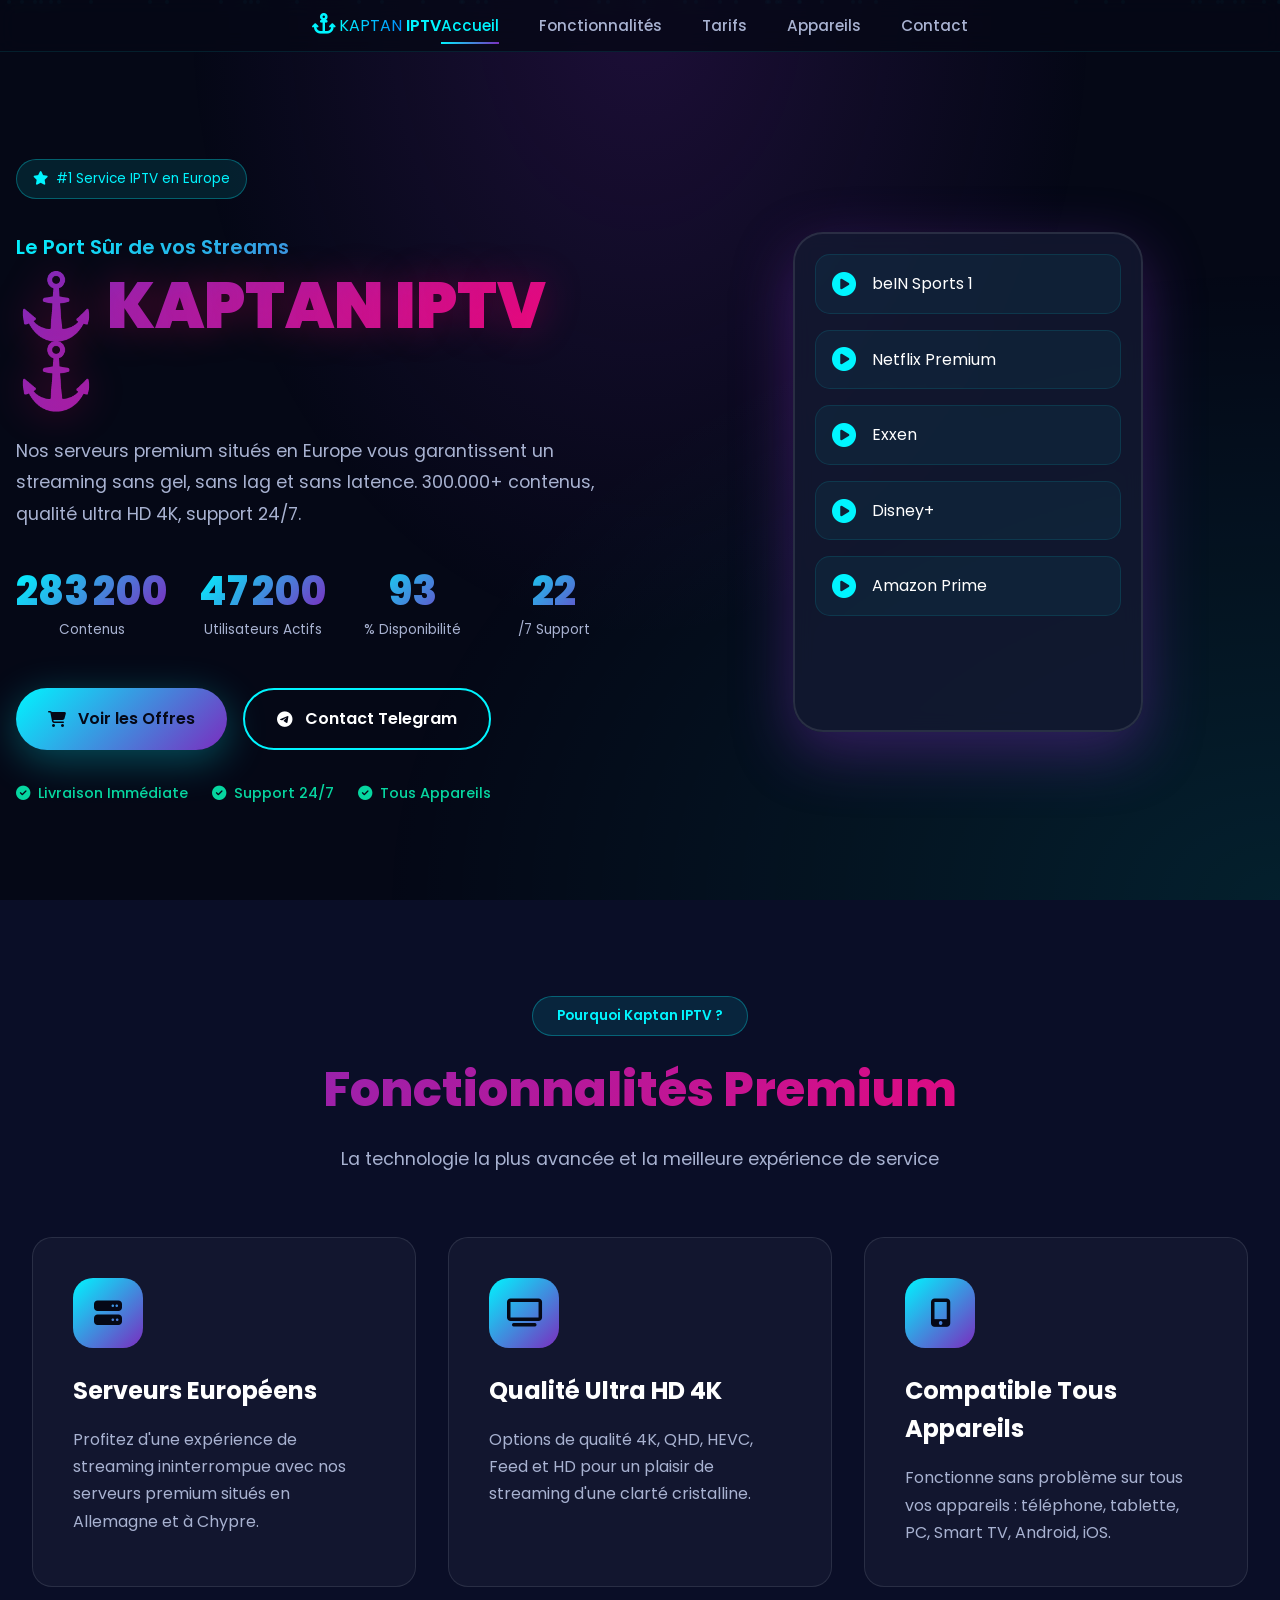
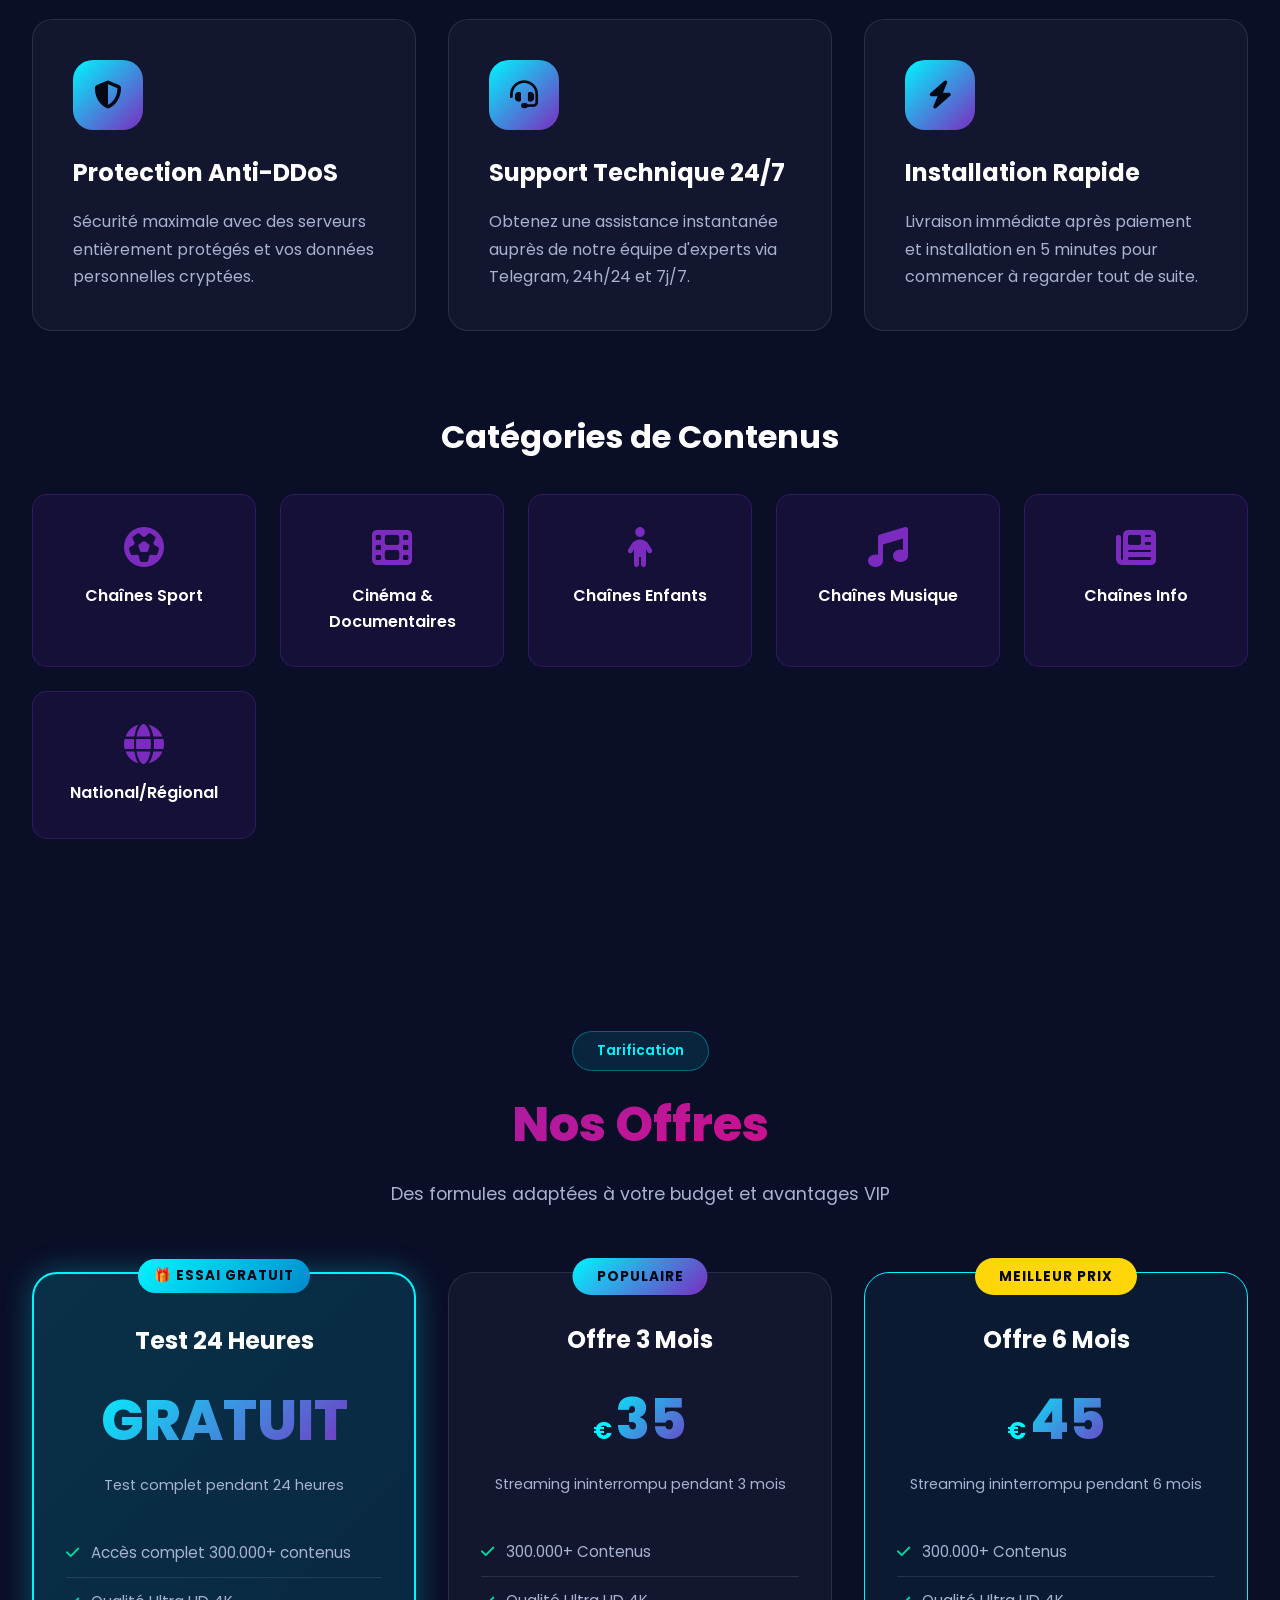
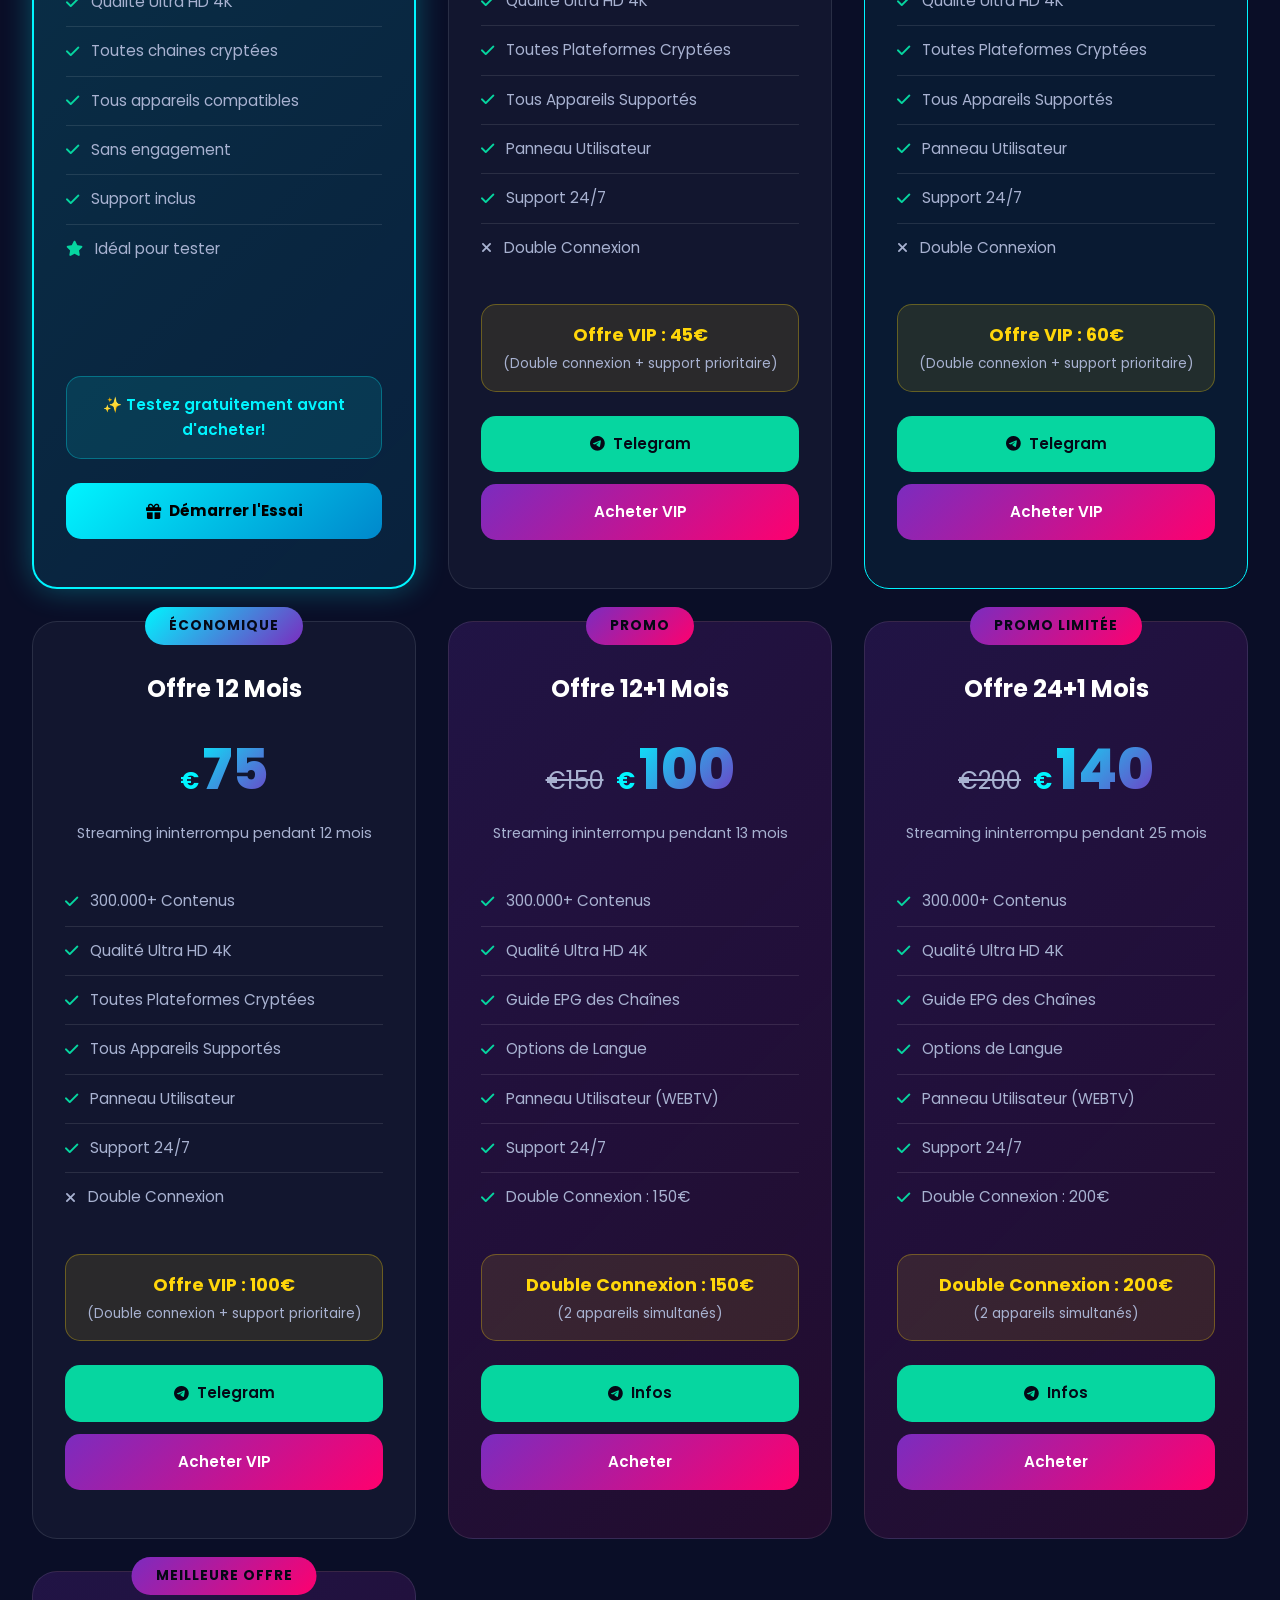
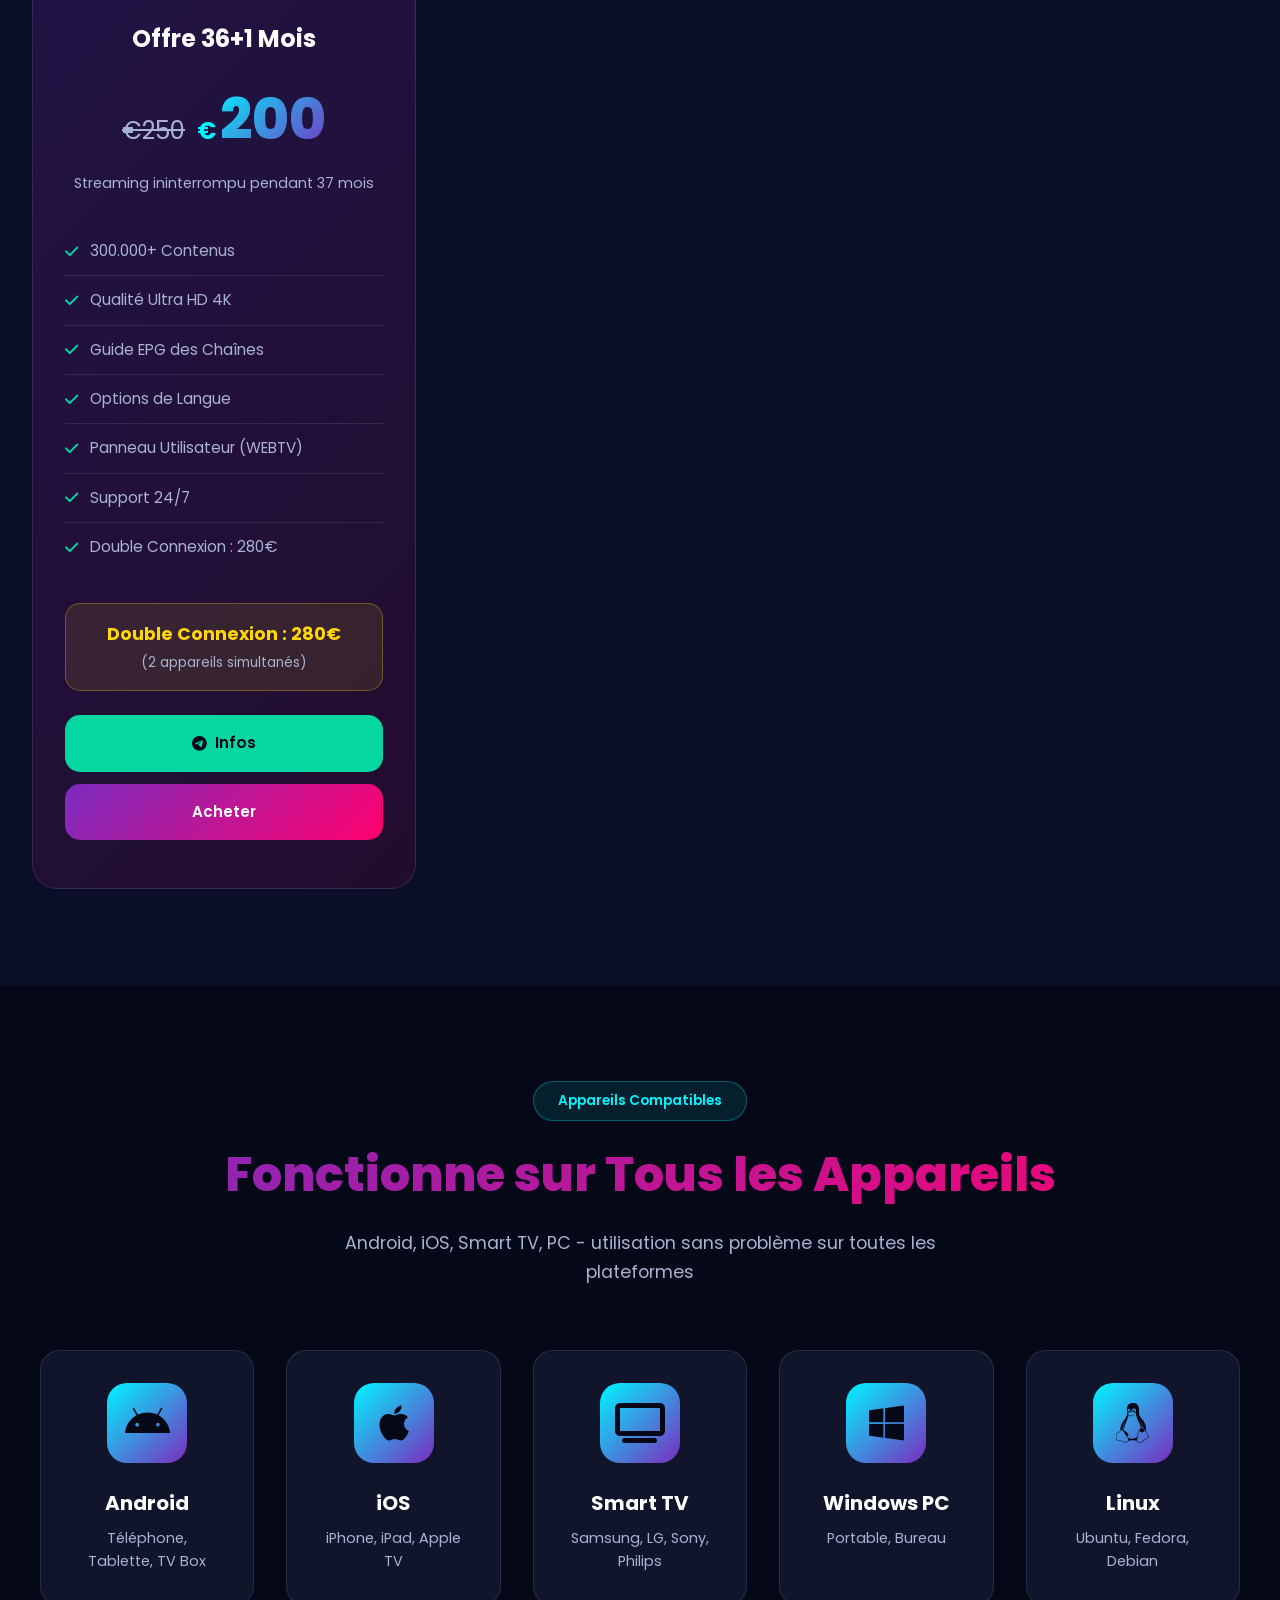
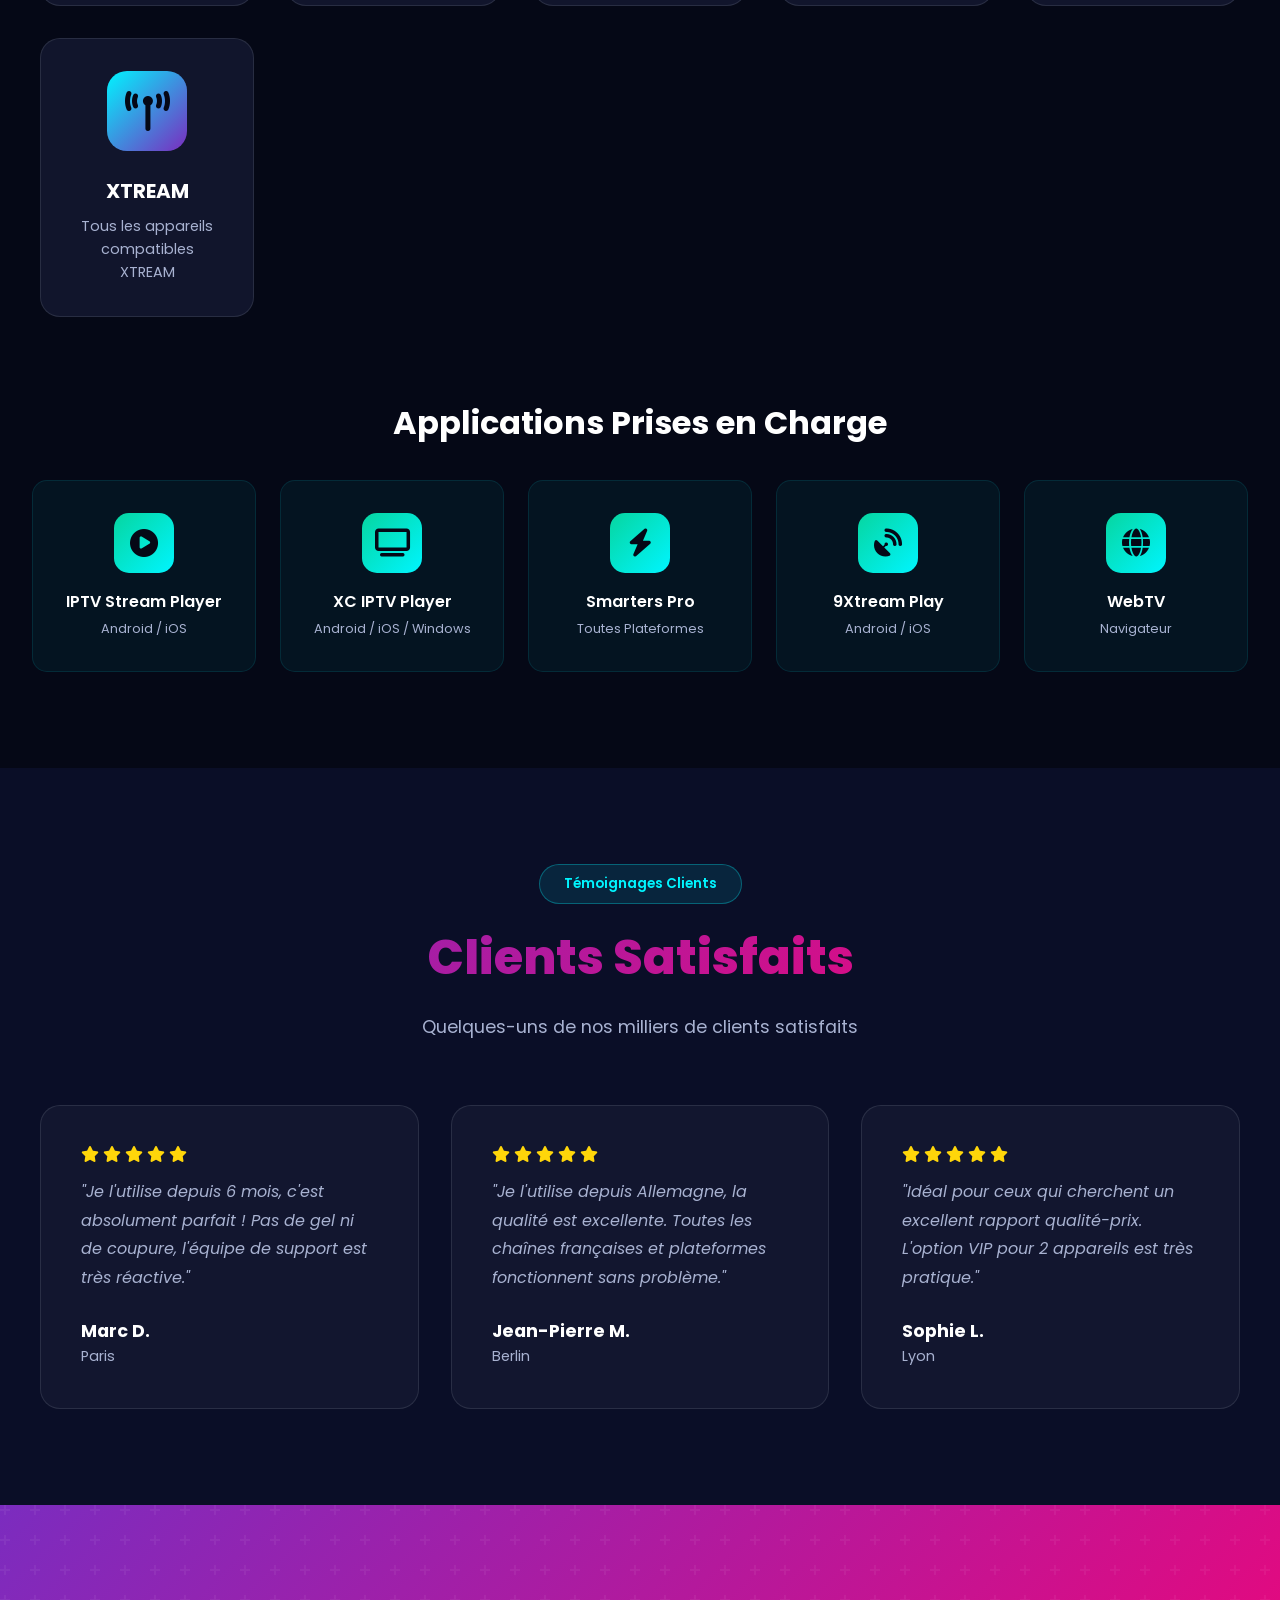
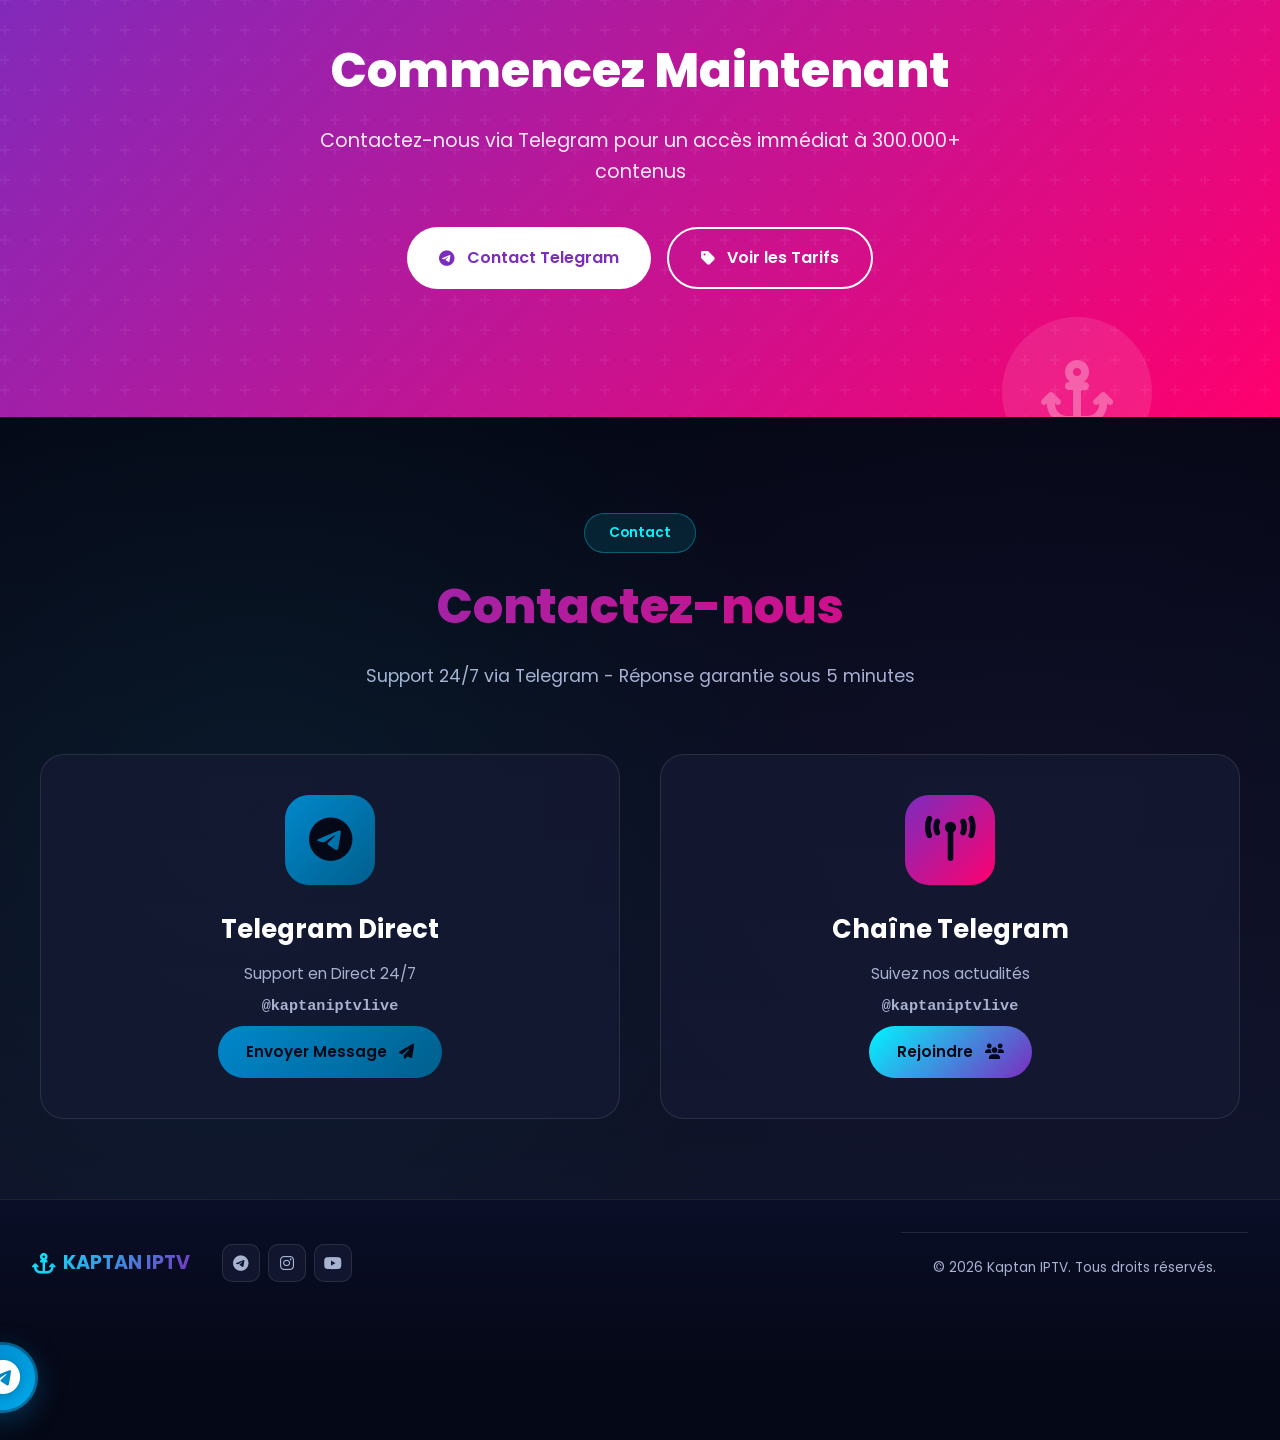
<file: index.html>
<!DOCTYPE html>
<html lang="fr">
<head>
    <meta charset="UTF-8">

    <!-- Viewport & Mobile -->
    <meta name="viewport" content="width=device-width, initial-scale=1.0, maximum-scale=5.0, user-scalable=yes, viewport-fit=cover">

    <!-- SEO Essential -->
    <title>Kaptan IPTV | Service IPTV Premium France & Europe - Essai Gratuit 24h</title>
    <meta name="description" content="✨ Service IPTV Premium #1 en France & Europe. 300,000+ contenus VOD, chaînes TV, sports en 4K/UHD. Essai GRATUIT 24h! Support 24/7. Compatible tous appareils. Prix à partir de 12€/mois.">
    <meta name="keywords" content="IPTV France, IPTV Europe, abonnement IPTV, serveur IPTV premium, IPTV 4K, IPTV sport, VOD français, chaînes TV cryptées, meilleur IPTV 2026, achat IPTV, test IPTV gratuit, Kaptan IPTV, streaming IPTV, IPTV Android, Smart TV IPTV">
    <meta name="author" content="Kaptan IPTV">
    <meta name="robots" content="index, follow, max-image-preview:large, max-snippet:-1, max-video-preview:-1">
    <link rel="canonical" href="https://www.kaptantv.fr/">

    <!-- Open Graph / Facebook -->
    <meta property="og:type" content="website">
    <meta property="og:url" content="https://www.kaptantv.fr/">
    <meta property="og:title" content="Kaptan IPTV | Service IPTV Premium France & Europe - Essai Gratuit 24h">
    <meta property="og:description" content="✨ 300,000+ contenus en 4K/UHD. Essai GRATUIT 24h! Support 24/7. Compatible tous appareils. Prix à partir de 12€/mois.">
    <meta property="og:image" content="https://www.kaptantv.fr/og-image.jpg">
    <meta property="og:locale" content="fr_FR">
    <meta property="og:site_name" content="Kaptan IPTV">
    <meta property="og:image:width" content="1200">
    <meta property="og:image:height" content="630">
    <meta property="og:image:alt" content="Kaptan IPTV - Service Premium">

    <!-- Twitter Card -->
    <meta name="twitter:card" content="summary_large_image">
    <meta name="twitter:url" content="https://www.kaptantv.fr/">
    <meta name="twitter:title" content="Kaptan IPTV | Service IPTV Premium - Essai Gratuit 24h">
    <meta name="twitter:description" content="✨ 300,000+ contenus en 4K. Essai GRATUIT 24h! Support 24/7. Prix dès 12€/mois.">
    <meta name="twitter:image" content="https://www.kaptantv.fr/twitter-image.jpg">
    <meta name="twitter:site" content="@kaptaniptvlive">

    <!-- Additional SEO -->
    <meta name="theme-color" content="#0a0e27">
    <meta name="mobile-web-app-capable" content="yes">
    <meta name="apple-mobile-web-app-capable" content="yes">
    <meta name="apple-mobile-web-app-status-bar-style" content="black-translucent">
    <meta name="apple-mobile-web-app-title" content="Kaptan IPTV">
    <meta name="msapplication-TileColor" content="#0a0e27">
    <meta name="msapplication-config" content="/browserconfig.xml">

    <!-- Geographic -->
    <meta name="geo.region" content="FR">
    <meta name="geo.placename" content="France">
    <meta name="geo.position" content="48.8566;2.3522">
    <meta name="ICBM" content="48.8566, 2.3522">

    <!-- Language -->
    <meta name="content-language" content="fr">
    <meta http-equiv="content-language" content="fr">

    <!-- Revisit -->
    <meta name="revisit-after" content="7 days">

    <!-- Distribution -->
    <meta name="distribution" content="global">
    <meta name="rating" content="general">

    <!-- Fonts -->
    <link rel="preconnect" href="https://fonts.googleapis.com">
    <link rel="preconnect" href="https://fonts.gstatic.com" crossorigin>
    <link href="https://fonts.googleapis.com/css2?family=Poppins:wght@300;400;500;600;700;800;900&display=swap" rel="stylesheet">

    <!-- Icons -->
    <link rel="stylesheet" href="https://cdnjs.cloudflare.com/ajax/libs/font-awesome/6.5.1/css/all.min.css" media="print" onload="this.media='all'">
    <noscript>
        <link rel="stylesheet" href="https://cdnjs.cloudflare.com/ajax/libs/font-awesome/6.5.1/css/all.min.css">
    </noscript>

    <!-- CSS -->
    <link rel="stylesheet" href="style.css?v=9">
    <link rel="stylesheet" href="mobile-enhancements.css?v=9">

    <!-- Manifest & Icons -->
    <link rel="manifest" href="manifest.json">
    <link rel="icon" type="image/png" href="https://cdn-icons-png.flaticon.com/512/3774/3774299.png">
    <link rel="apple-touch-icon" href="https://cdn-icons-png.flaticon.com/512/3774/3774299.png">

    <!-- Schema.org JSON-LD -->
    <script type="application/ld+json">
    {
      "@context": "https://schema.org",
      "@type": "Organization",
      "name": "Kaptan IPTV",
      "url": "https://www.kaptantv.fr/",
      "logo": "https://www.kaptantv.fr/logo.png",
      "description": "Service IPTV Premium #1 en France & Europe. 300,000+ contenus en 4K/UHD.",
      "address": {
        "@type": "PostalAddress",
        "addressCountry": "FR",
        "addressLocality": "France"
      },
      "contactPoint": {
        "@type": "ContactPoint",
        "telephone": "+33-6-00-00-00-00",
        "contactType": "customer service",
        "availableLanguage": "French",
        "contactOption": "Telegram",
        "url": "https://t.me/kaptaniptvlive"
      },
      "sameAs": [
        "https://t.me/kaptaniptvlive",
        "https://instagram.com/kaptaniptvlive",
        "https://youtube.com/@kaptaniptvlive"
      ],
      "priceRange": "€€"
    }
    </script>

    <!-- Product Schema -->
    <script type="application/ld+json">
    {
      "@context": "https://schema.org",
      "@type": "Product",
      "name": "Abonnement IPTV Premium - Kaptan IPTV",
      "image": "https://www.kaptantv.fr/product-image.jpg",
      "description": "Service IPTV Premium avec 300,000+ contenus, qualité 4K/UHD, support 24/7.",
      "brand": {
        "@type": "Brand",
        "name": "Kaptan IPTV"
      },
      "offers": {
        "@type": "AggregateOffer",
        "lowPrice": "12",
        "highPrice": "150",
        "priceCurrency": "EUR",
        "offerCount": "6",
        "availability": "https://schema.org/InStock"
      },
      "aggregateRating": {
        "@type": "AggregateRating",
        "ratingValue": "4.9",
        "reviewCount": "2547"
      }
    }
    </script>
</head>
<body>
    <!-- Netflix Style Loading Screen -->
    <div class="netflix-loader" id="netflix-loader" style="display: flex; visibility: visible; opacity: 1;">
        <div class="loader-background">
            <div class="particles-container" id="loader-particles"></div>
        </div>

        <div class="loader-content">
            <div class="logo-container">
                <div class="logo-anchor">
                    <i class="fas fa-anchor"></i>
                </div>

                <div class="logo-text">
                    <span class="letter letter-k">K</span>
                    <span class="letter letter-a">A</span>
                    <span class="letter letter-p">P</span>
                    <span class="letter letter-t">T</span>
                    <span class="letter letter-a2">A</span>
                    <span class="letter letter-n">N</span>
                </div>

                <div class="logo-iptv">
                    <span class="letter letter-i">I</span>
                    <span class="letter letter-p2">P</span>
                    <span class="letter letter-t2">T</span>
                    <span class="letter letter-v">V</span>
                </div>
            </div>

            <div class="loader-bar">
                <div class="loader-progress"></div>
            </div>

            <div class="loader-tagline">
                <span class="tagline-text">Le Port Sûr de vos Streams</span>
            </div>
        </div>

        <div class="loader-glow"></div>
    </div>

    <!-- Particules Background -->
    <div class="particles" id="particles"></div>

    <!-- Navigation -->
    <nav class="navbar">
        <div class="nav-container">
            <div class="nav-logo">
                <i class="fas fa-anchor"></i>
                <span>KAPTAN</span>
                <span class="iptv-text">IPTV</span>
            </div>

            <ul class="nav-menu" id="nav-menu">
                <li><a href="#anasayfa" class="nav-link active">Accueil</a></li>
                <li><a href="#ozellikler" class="nav-link">Fonctionnalités</a></li>
                <li><a href="#fiyatlar" class="nav-link">Tarifs</a></li>
                <li><a href="#cihazlar" class="nav-link">Appareils</a></li>
                <li><a href="#iletisim" class="nav-link">Contact</a></li>
            </ul>
        </div>
    </nav>

    <!-- Mobile Bottom Navigation -->
    <div class="mobile-bottom-nav">
        <a href="#anasayfa" class="mobile-nav-item">
            <i class="fas fa-home"></i>
            <span>Accueil</span>
        </a>
        <a href="#ozellikler" class="mobile-nav-item">
            <i class="fas fa-star"></i>
            <span>Features</span>
        </a>
        <a href="#fiyatlar" class="mobile-nav-item">
            <i class="fas fa-tag"></i>
            <span>Tarifs</span>
        </a>
        <a href="https://t.me/kaptaniptvlive" target="_blank" class="mobile-nav-item telegram-btn">
            <i class="fab fa-telegram"></i>
            <span>Contact</span>
        </a>
    </div>

    <!-- Hero Section -->
    <section class="hero" id="anasayfa">
        <div class="hero-container">
            <div class="hero-content">
                <div class="hero-badge">
                    <i class="fas fa-star"></i>
                    <span>#1 Service IPTV en Europe</span>
                </div>

                <h1 class="hero-title">
                    <span class="gradient-text">Le Port Sûr de vos Streams</span>
                    <span class="hero-title-xl">⚓ KAPTAN IPTV ⚓</span>
                </h1>

                <p class="hero-description">
                    Nos serveurs premium situés en Europe vous garantissent un streaming sans gel, sans lag et sans latence.
                    300.000+ contenus, qualité ultra HD 4K, support 24/7.
                </p>

                <div class="hero-stats">
                    <div class="stat-item">
                        <div class="stat-number" data-target="300000">0</div>
                        <div class="stat-label">Contenus</div>
                    </div>
                    <div class="stat-item">
                        <div class="stat-number" data-target="50000">0</div>
                        <div class="stat-label">Utilisateurs Actifs</div>
                    </div>
                    <div class="stat-item">
                        <div class="stat-number" data-target="99">0</div>
                        <div class="stat-label">% Disponibilité</div>
                    </div>
                    <div class="stat-item">
                        <div class="stat-number" data-target="24">0</div>
                        <div class="stat-label">/7 Support</div>
                    </div>
                </div>

                <div class="hero-buttons">
                    <a href="#fiyatlar" class="btn-primary">
                        <i class="fas fa-shopping-cart"></i>
                        Voir les Offres
                    </a>
                    <a href="https://t.me/kaptaniptvlive" target="_blank" class="btn-secondary">
                        <i class="fab fa-telegram"></i>
                        Contact Telegram
                    </a>
                </div>

                <div class="hero-features">
                    <div class="feature-tag">
                        <i class="fas fa-check-circle"></i>
                        <span>Livraison Immédiate</span>
                    </div>
                    <div class="feature-tag">
                        <i class="fas fa-check-circle"></i>
                        <span>Support 24/7</span>
                    </div>
                    <div class="feature-tag">
                        <i class="fas fa-check-circle"></i>
                        <span>Tous Appareils</span>
                    </div>
                </div>
            </div>

            <div class="hero-image">
                <div class="floating-device">
                    <div class="device-screen">
                        <div class="screen-content">
                            <div class="channel-list">
                                <div class="channel-item">
                                    <i class="fas fa-play-circle"></i>
                                    <span>beIN Sports 1</span>
                                </div>
                                <div class="channel-item">
                                    <i class="fas fa-play-circle"></i>
                                    <span>Netflix Premium</span>
                                </div>
                                <div class="channel-item">
                                    <i class="fas fa-play-circle"></i>
                                    <span>Exxen</span>
                                </div>
                                <div class="channel-item">
                                    <i class="fas fa-play-circle"></i>
                                    <span>Disney+</span>
                                </div>
                                <div class="channel-item">
                                    <i class="fas fa-play-circle"></i>
                                    <span>Amazon Prime</span>
                                </div>
                            </div>
                        </div>
                    </div>
                </div>
            </div>
        </div>
    </section>

    <!-- Features Section -->
    <section class="features" id="ozellikler">
        <div class="section-header">
            <span class="section-badge">Pourquoi Kaptan IPTV ?</span>
            <h2 class="section-title">Fonctionnalités Premium</h2>
            <p class="section-subtitle">La technologie la plus avancée et la meilleure expérience de service</p>
        </div>

        <div class="features-grid">
            <div class="feature-card">
                <div class="feature-icon">
                    <i class="fas fa-server"></i>
                </div>
                <h3>Serveurs Européens</h3>
                <p>Profitez d'une expérience de streaming ininterrompue avec nos serveurs premium situés en Allemagne et à Chypre.</p>
                <div class="feature-glow"></div>
            </div>

            <div class="feature-card">
                <div class="feature-icon">
                    <i class="fas fa-tv"></i>
                </div>
                <h3>Qualité Ultra HD 4K</h3>
                <p>Options de qualité 4K, QHD, HEVC, Feed et HD pour un plaisir de streaming d'une clarté cristalline.</p>
                <div class="feature-glow"></div>
            </div>

            <div class="feature-card">
                <div class="feature-icon">
                    <i class="fas fa-mobile-alt"></i>
                </div>
                <h3>Compatible Tous Appareils</h3>
                <p>Fonctionne sans problème sur tous vos appareils : téléphone, tablette, PC, Smart TV, Android, iOS.</p>
                <div class="feature-glow"></div>
            </div>

            <div class="feature-card">
                <div class="feature-icon">
                    <i class="fas fa-shield-alt"></i>
                </div>
                <h3>Protection Anti-DDoS</h3>
                <p>Sécurité maximale avec des serveurs entièrement protégés et vos données personnelles cryptées.</p>
                <div class="feature-glow"></div>
            </div>

            <div class="feature-card">
                <div class="feature-icon">
                    <i class="fas fa-headset"></i>
                </div>
                <h3>Support Technique 24/7</h3>
                <p>Obtenez une assistance instantanée auprès de notre équipe d'experts via Telegram, 24h/24 et 7j/7.</p>
                <div class="feature-glow"></div>
            </div>

            <div class="feature-card">
                <div class="feature-icon">
                    <i class="fas fa-bolt"></i>
                </div>
                <h3>Installation Rapide</h3>
                <p>Livraison immédiate après paiement et installation en 5 minutes pour commencer à regarder tout de suite.</p>
                <div class="feature-glow"></div>
            </div>
        </div>

        <!-- Content Categories -->
        <div class="content-categories">
            <h3 class="categories-title">Catégories de Contenus</h3>
            <div class="categories-grid">
                <div class="category-item">
                    <i class="fas fa-futbol"></i>
                    <span>Chaînes Sport</span>
                </div>
                <div class="category-item">
                    <i class="fas fa-film"></i>
                    <span>Cinéma & Documentaires</span>
                </div>
                <div class="category-item">
                    <i class="fas fa-child"></i>
                    <span>Chaînes Enfants</span>
                </div>
                <div class="category-item">
                    <i class="fas fa-music"></i>
                    <span>Chaînes Musique</span>
                </div>
                <div class="category-item">
                    <i class="fas fa-newspaper"></i>
                    <span>Chaînes Info</span>
                </div>
                <div class="category-item">
                    <i class="fas fa-globe"></i>
                    <span>National/Régional</span>
                </div>
            </div>
        </div>
    </section>

    <!-- Pricing Section -->
    <section class="pricing" id="fiyatlar">
        <div class="section-header">
            <span class="section-badge">Tarification</span>
            <h2 class="section-title">Nos Offres</h2>
            <p class="section-subtitle">Des formules adaptées à votre budget et avantages VIP</p>
        </div>

        <div class="pricing-grid" id="pricing-grid">
            <!-- Essai Gratuit 24h -->
            <div class="pricing-card trial">
                <div class="pricing-badge trial-badge">🎁 Essai Gratuit</div>
                <div class="pricing-header">
                    <h3>Test 24 Heures</h3>
                    <div class="pricing-price">
                        <span class="amount">GRATUIT</span>
                    </div>
                    <p class="pricing-period">Test complet pendant 24 heures</p>
                </div>

                <ul class="pricing-features">
                    <li><i class="fas fa-check"></i> Accès complet 300.000+ contenus</li>
                    <li><i class="fas fa-check"></i> Qualité Ultra HD 4K</li>
                    <li><i class="fas fa-check"></i> Toutes chaines cryptées</li>
                    <li><i class="fas fa-check"></i> Tous appareils compatibles</li>
                    <li><i class="fas fa-check"></i> Sans engagement</li>
                    <li><i class="fas fa-check"></i> Support inclus</li>
                    <li><i class="fas fa-star"></i> Idéal pour tester</li>
                </ul>

                <div class="pricing-trial-note">
                    <p>✨ Testez gratuitement avant d'acheter!</p>
                </div>

                <div class="pricing-actions">
                    <a href="https://t.me/kaptaniptvlive?text=Bonjour,%20je%20souhaite%20bénéficier%20de%20l'essai%20gratuit%2024h" target="_blank" class="btn-price trial-btn">
                        <i class="fas fa-gift"></i>
                        Démarrer l'Essai
                    </a>
                </div>
            </div>

            <!-- 3 Aylık -->
            <div class="pricing-card">
                <div class="pricing-badge">Populaire</div>
                <div class="pricing-header">
                    <h3>Offre 3 Mois</h3>
                    <div class="pricing-price">
                        <span class="currency">€</span>
                        <span class="amount">35</span>
                    </div>
                    <p class="pricing-period">Streaming ininterrompu pendant 3 mois</p>
                </div>

                <ul class="pricing-features">
                    <li><i class="fas fa-check"></i> 300.000+ Contenus</li>
                    <li><i class="fas fa-check"></i> Qualité Ultra HD 4K</li>
                    <li><i class="fas fa-check"></i> Toutes Plateformes Cryptées</li>
                    <li><i class="fas fa-check"></i> Tous Appareils Supportés</li>
                    <li><i class="fas fa-check"></i> Panneau Utilisateur</li>
                    <li><i class="fas fa-check"></i> Support 24/7</li>
                    <li><i class="fas fa-times"></i> Double Connexion</li>
                </ul>

                <div class="pricing-vip">
                    <span>Offre VIP : 45€</span>
                    <small>(Double connexion + support prioritaire)</small>
                </div>

                <div class="pricing-actions">
                    <a href="https://t.me/kaptaniptvlive?text=Bonjour,%20je%20souhaite%20des%20informations%20sur%20l'offre%203%20mois" target="_blank" class="btn-price">
                        <i class="fab fa-telegram"></i>
                        Telegram
                    </a>
                    <a href="https://t.me/kaptaniptvlive?text=Bonjour,%20je%20souhaite%20acheter%20l'offre%20VIP%203%20mois%20à%2045€" target="_blank" class="btn-price-vip">
                        Acheter VIP
                    </a>
                </div>
            </div>

            <!-- 6 Aylık -->
            <div class="pricing-card featured">
                <div class="pricing-badge best-value">Meilleur Prix</div>
                <div class="pricing-header">
                    <h3>Offre 6 Mois</h3>
                    <div class="pricing-price">
                        <span class="currency">€</span>
                        <span class="amount">45</span>
                    </div>
                    <p class="pricing-period">Streaming ininterrompu pendant 6 mois</p>
                </div>

                <ul class="pricing-features">
                    <li><i class="fas fa-check"></i> 300.000+ Contenus</li>
                    <li><i class="fas fa-check"></i> Qualité Ultra HD 4K</li>
                    <li><i class="fas fa-check"></i> Toutes Plateformes Cryptées</li>
                    <li><i class="fas fa-check"></i> Tous Appareils Supportés</li>
                    <li><i class="fas fa-check"></i> Panneau Utilisateur</li>
                    <li><i class="fas fa-check"></i> Support 24/7</li>
                    <li><i class="fas fa-times"></i> Double Connexion</li>
                </ul>

                <div class="pricing-vip">
                    <span>Offre VIP : 60€</span>
                    <small>(Double connexion + support prioritaire)</small>
                </div>

                <div class="pricing-actions">
                    <a href="https://t.me/kaptaniptvlive?text=Bonjour,%20je%20souhaite%20des%20informations%20sur%20l'offre%206%20mois" target="_blank" class="btn-price">
                        <i class="fab fa-telegram"></i>
                        Telegram
                    </a>
                    <a href="https://t.me/kaptaniptvlive?text=Bonjour,%20je%20souhaite%20acheter%20l'offre%20VIP%206%20mois%20à%2060€" target="_blank" class="btn-price-vip">
                        Acheter VIP
                    </a>
                </div>
            </div>

            <!-- 12 Aylık -->
            <div class="pricing-card">
                <div class="pricing-badge">Économique</div>
                <div class="pricing-header">
                    <h3>Offre 12 Mois</h3>
                    <div class="pricing-price">
                        <span class="currency">€</span>
                        <span class="amount">75</span>
                    </div>
                    <p class="pricing-period">Streaming ininterrompu pendant 12 mois</p>
                </div>

                <ul class="pricing-features">
                    <li><i class="fas fa-check"></i> 300.000+ Contenus</li>
                    <li><i class="fas fa-check"></i> Qualité Ultra HD 4K</li>
                    <li><i class="fas fa-check"></i> Toutes Plateformes Cryptées</li>
                    <li><i class="fas fa-check"></i> Tous Appareils Supportés</li>
                    <li><i class="fas fa-check"></i> Panneau Utilisateur</li>
                    <li><i class="fas fa-check"></i> Support 24/7</li>
                    <li><i class="fas fa-times"></i> Double Connexion</li>
                </ul>

                <div class="pricing-vip">
                    <span>Offre VIP : 100€</span>
                    <small>(Double connexion + support prioritaire)</small>
                </div>

                <div class="pricing-actions">
                    <a href="https://t.me/kaptaniptvlive?text=Bonjour,%20je%20souhaite%20des%20informations%20sur%20l'offre%2012%20mois" target="_blank" class="btn-price">
                        <i class="fab fa-telegram"></i>
                        Telegram
                    </a>
                    <a href="https://t.me/kaptaniptvlive?text=Bonjour,%20je%20souhaite%20acheter%20l'offre%20VIP%2012%20mois%20à%20100€" target="_blank" class="btn-price-vip">
                        Acheter VIP
                    </a>
                </div>
            </div>

            <!-- 12+1 AY -->
            <div class="pricing-card premium">
                <div class="pricing-badge special">Promo</div>
                <div class="pricing-header">
                    <h3>Offre 12+1 Mois</h3>
                    <div class="pricing-price">
                        <span class="old-price">€150</span>
                        <span class="currency">€</span>
                        <span class="amount">100</span>
                    </div>
                    <p class="pricing-period">Streaming ininterrompu pendant 13 mois</p>
                </div>

                <ul class="pricing-features">
                    <li><i class="fas fa-check"></i> 300.000+ Contenus</li>
                    <li><i class="fas fa-check"></i> Qualité Ultra HD 4K</li>
                    <li><i class="fas fa-check"></i> Guide EPG des Chaînes</li>
                    <li><i class="fas fa-check"></i> Options de Langue</li>
                    <li><i class="fas fa-check"></i> Panneau Utilisateur (WEBTV)</li>
                    <li><i class="fas fa-check"></i> Support 24/7</li>
                    <li><i class="fas fa-check"></i> Double Connexion : 150€</li>
                </ul>

                <div class="pricing-vip">
                    <span>Double Connexion : 150€</span>
                    <small>(2 appareils simultanés)</small>
                </div>

                <div class="pricing-actions">
                    <a href="https://t.me/kaptaniptvlive?text=Bonjour,%20je%20souhaite%20des%20informations%20sur%20l'offre%2012%2B1%20mois" target="_blank" class="btn-price">
                        <i class="fab fa-telegram"></i>
                        Infos
                    </a>
                    <a href="https://t.me/kaptaniptvlive?text=Bonjour,%20je%20souhaite%20acheter%20l'offre%2012%2B1%20mois%20à%20100€" target="_blank" class="btn-buy">
                        Acheter
                    </a>
                </div>
            </div>

            <!-- 24+1 AY -->
            <div class="pricing-card premium">
                <div class="pricing-badge special">Promo Limitée</div>
                <div class="pricing-header">
                    <h3>Offre 24+1 Mois</h3>
                    <div class="pricing-price">
                        <span class="old-price">€200</span>
                        <span class="currency">€</span>
                        <span class="amount">140</span>
                    </div>
                    <p class="pricing-period">Streaming ininterrompu pendant 25 mois</p>
                </div>

                <ul class="pricing-features">
                    <li><i class="fas fa-check"></i> 300.000+ Contenus</li>
                    <li><i class="fas fa-check"></i> Qualité Ultra HD 4K</li>
                    <li><i class="fas fa-check"></i> Guide EPG des Chaînes</li>
                    <li><i class="fas fa-check"></i> Options de Langue</li>
                    <li><i class="fas fa-check"></i> Panneau Utilisateur (WEBTV)</li>
                    <li><i class="fas fa-check"></i> Support 24/7</li>
                    <li><i class="fas fa-check"></i> Double Connexion : 200€</li>
                </ul>

                <div class="pricing-vip">
                    <span>Double Connexion : 200€</span>
                    <small>(2 appareils simultanés)</small>
                </div>

                <div class="pricing-actions">
                    <a href="https://t.me/kaptaniptvlive?text=Bonjour,%20je%20souhaite%20des%20informations%20sur%20l'offre%2024%2B1%20mois" target="_blank" class="btn-price">
                        <i class="fab fa-telegram"></i>
                        Infos
                    </a>
                    <a href="https://t.me/kaptaniptvlive?text=Bonjour,%20je%20souhaite%20acheter%20l'offre%2024%2B1%20mois%20à%20140€" target="_blank" class="btn-buy">
                        Acheter
                    </a>
                </div>
            </div>

            <!-- 36+1 AY -->
            <div class="pricing-card premium">
                <div class="pricing-badge special">Meilleure Offre</div>
                <div class="pricing-header">
                    <h3>Offre 36+1 Mois</h3>
                    <div class="pricing-price">
                        <span class="old-price">€250</span>
                        <span class="currency">€</span>
                        <span class="amount">200</span>
                    </div>
                    <p class="pricing-period">Streaming ininterrompu pendant 37 mois</p>
                </div>

                <ul class="pricing-features">
                    <li><i class="fas fa-check"></i> 300.000+ Contenus</li>
                    <li><i class="fas fa-check"></i> Qualité Ultra HD 4K</li>
                    <li><i class="fas fa-check"></i> Guide EPG des Chaînes</li>
                    <li><i class="fas fa-check"></i> Options de Langue</li>
                    <li><i class="fas fa-check"></i> Panneau Utilisateur (WEBTV)</li>
                    <li><i class="fas fa-check"></i> Support 24/7</li>
                    <li><i class="fas fa-check"></i> Double Connexion : 280€</li>
                </ul>

                <div class="pricing-vip">
                    <span>Double Connexion : 280€</span>
                    <small>(2 appareils simultanés)</small>
                </div>

                <div class="pricing-actions">
                    <a href="https://t.me/kaptaniptvlive?text=Bonjour,%20je%20souhaite%20des%20informations%20sur%20l'offre%2036%2B1%20mois" target="_blank" class="btn-price">
                        <i class="fab fa-telegram"></i>
                        Infos
                    </a>
                    <a href="https://t.me/kaptaniptvlive?text=Bonjour,%20je%20souhaite%20acheter%20l'offre%2036%2B1%20mois%20à%20200€" target="_blank" class="btn-buy">
                        Acheter
                    </a>
                </div>
            </div>
        </div>
    </section>

    <!-- Devices Section -->
    <section class="devices" id="cihazlar">
        <div class="section-header">
            <span class="section-badge">Appareils Compatibles</span>
            <h2 class="section-title">Fonctionne sur Tous les Appareils</h2>
            <p class="section-subtitle">Android, iOS, Smart TV, PC - utilisation sans problème sur toutes les plateformes</p>
        </div>

        <div class="devices-grid">
            <div class="device-item">
                <div class="device-icon">
                    <i class="fab fa-android"></i>
                </div>
                <h4>Android</h4>
                <p>Téléphone, Tablette, TV Box</p>
            </div>

            <div class="device-item">
                <div class="device-icon">
                    <i class="fab fa-apple"></i>
                </div>
                <h4>iOS</h4>
                <p>iPhone, iPad, Apple TV</p>
            </div>

            <div class="device-item">
                <div class="device-icon">
                    <i class="fas fa-tv"></i>
                </div>
                <h4>Smart TV</h4>
                <p>Samsung, LG, Sony, Philips</p>
            </div>

            <div class="device-item">
                <div class="device-icon">
                    <i class="fab fa-windows"></i>
                </div>
                <h4>Windows PC</h4>
                <p>Portable, Bureau</p>
            </div>

            <div class="device-item">
                <div class="device-icon">
                    <i class="fab fa-linux"></i>
                </div>
                <h4>Linux</h4>
                <p>Ubuntu, Fedora, Debian</p>
            </div>

            <div class="device-item">
                <div class="device-icon">
                    <i class="fas fa-broadcast-tower"></i>
                </div>
                <h4>XTREAM</h4>
                <p>Tous les appareils compatibles XTREAM</p>
            </div>
        </div>

        <!-- Applications -->
        <div class="applications">
            <h3 class="apps-title">Applications Prises en Charge</h3>
            <div class="apps-grid">
                <div class="app-item">
                    <div class="app-icon">
                        <i class="fas fa-play-circle"></i>
                    </div>
                    <span>IPTV Stream Player</span>
                    <small>Android / iOS</small>
                </div>
                <div class="app-item">
                    <div class="app-icon">
                        <i class="fas fa-tv"></i>
                    </div>
                    <span>XC IPTV Player</span>
                    <small>Android / iOS / Windows</small>
                </div>
                <div class="app-item">
                    <div class="app-icon">
                        <i class="fas fa-bolt"></i>
                    </div>
                    <span>Smarters Pro</span>
                    <small>Toutes Plateformes</small>
                </div>
                <div class="app-item">
                    <div class="app-icon">
                        <i class="fas fa-satellite-dish"></i>
                    </div>
                    <span>9Xtream Play</span>
                    <small>Android / iOS</small>
                </div>
                <div class="app-item">
                    <div class="app-icon">
                        <i class="fas fa-globe"></i>
                    </div>
                    <span>WebTV</span>
                    <small>Navigateur</small>
                </div>
            </div>
        </div>
    </section>

    <!-- Testimonials -->
    <section class="testimonials">
        <div class="section-header">
            <span class="section-badge">Témoignages Clients</span>
            <h2 class="section-title">Clients Satisfaits</h2>
            <p class="section-subtitle">Quelques-uns de nos milliers de clients satisfaits</p>
        </div>

        <div class="testimonials-grid">
            <div class="testimonial-card">
                <div class="testimonial-stars">
                    <i class="fas fa-star"></i>
                    <i class="fas fa-star"></i>
                    <i class="fas fa-star"></i>
                    <i class="fas fa-star"></i>
                    <i class="fas fa-star"></i>
                </div>
                <p class="testimonial-text">"Je l'utilise depuis 6 mois, c'est absolument parfait ! Pas de gel ni de coupure, l'équipe de support est très réactive."</p>
                <div class="testimonial-author">
                    <strong>Marc D.</strong>
                    <span>Paris</span>
                </div>
            </div>

            <div class="testimonial-card">
                <div class="testimonial-stars">
                    <i class="fas fa-star"></i>
                    <i class="fas fa-star"></i>
                    <i class="fas fa-star"></i>
                    <i class="fas fa-star"></i>
                    <i class="fas fa-star"></i>
                </div>
                <p class="testimonial-text">"Je l'utilise depuis Allemagne, la qualité est excellente. Toutes les chaînes françaises et plateformes fonctionnent sans problème."</p>
                <div class="testimonial-author">
                    <strong>Jean-Pierre M.</strong>
                    <span>Berlin</span>
                </div>
            </div>

            <div class="testimonial-card">
                <div class="testimonial-stars">
                    <i class="fas fa-star"></i>
                    <i class="fas fa-star"></i>
                    <i class="fas fa-star"></i>
                    <i class="fas fa-star"></i>
                    <i class="fas fa-star"></i>
                </div>
                <p class="testimonial-text">"Idéal pour ceux qui cherchent un excellent rapport qualité-prix. L'option VIP pour 2 appareils est très pratique."</p>
                <div class="testimonial-author">
                    <strong>Sophie L.</strong>
                    <span>Lyon</span>
                </div>
            </div>
        </div>
    </section>

    <!-- CTA Section -->
    <section class="cta">
        <div class="cta-content">
            <h2>Commencez Maintenant</h2>
            <p>Contactez-nous via Telegram pour un accès immédiat à 300.000+ contenus</p>
            <div class="cta-buttons">
                <a href="https://t.me/kaptaniptvlive?text=Bonjour,%20je%20suis%20intéressé%20par%20vos%20offres%20IPTV" target="_blank" class="btn-cta">
                    <i class="fab fa-telegram"></i>
                    Contact Telegram
                </a>
                <a href="#fiyatlar" class="btn-cta-secondary">
                    <i class="fas fa-tag"></i>
                    Voir les Tarifs
                </a>
            </div>
        </div>
        <div class="cta-animation">
            <div class="floating-icon">
                <i class="fas fa-anchor"></i>
            </div>
        </div>
    </section>

    <!-- Contact Section -->
    <section class="contact" id="iletisim">
        <div class="contact-bg-decoration"></div>
        <div class="section-header">
            <span class="section-badge">Contact</span>
            <h2 class="section-title">Contactez-nous</h2>
            <p class="section-subtitle">Support 24/7 via Telegram - Réponse garantie sous 5 minutes</p>
        </div>

        <div class="contact-grid">
            <div class="contact-card telegram-card">
                <div class="contact-glow"></div>
                <div class="contact-icon">
                    <i class="fab fa-telegram"></i>
                </div>
                <h3>Telegram Direct</h3>
                <p>Support en Direct 24/7</p>
                <p class="contact-detail">@kaptaniptvlive</p>
                <a href="https://t.me/kaptaniptvlive?text=Bonjour,%20je%20souhaite%20plus%20d'informations" target="_blank" class="contact-link">
                    <span>Envoyer Message</span>
                    <i class="fas fa-paper-plane"></i>
                </a>
            </div>

            <div class="contact-card channel-card">
                <div class="contact-glow"></div>
                <div class="contact-icon">
                    <i class="fas fa-broadcast-tower"></i>
                </div>
                <h3>Chaîne Telegram</h3>
                <p>Suivez nos actualités</p>
                <p class="contact-detail">@kaptaniptvlive</p>
                <a href="https://t.me/kaptaniptvlive" target="_blank" class="contact-link">
                    <span>Rejoindre</span>
                    <i class="fas fa-users"></i>
                </a>
            </div>
        </div>
    </section>

    <!-- Compact Footer -->
    <footer class="footer">
        <div class="footer-container">
            <div class="footer-brand">
                <div class="footer-logo">
                    <i class="fas fa-anchor"></i>
                    <span>KAPTAN IPTV</span>
                </div>
                <div class="footer-social">
                    <a href="https://t.me/kaptaniptvlive" target="_blank" class="social-link" title="Telegram">
                        <i class="fab fa-telegram"></i>
                    </a>
                    <a href="#" target="_blank" class="social-link" title="Instagram">
                        <i class="fab fa-instagram"></i>
                    </a>
                    <a href="#" target="_blank" class="social-link" title="YouTube">
                        <i class="fab fa-youtube"></i>
                    </a>
                </div>
            </div>

            <div class="footer-bottom">
                <p>&copy; 2026 Kaptan IPTV. Tous droits réservés.</p>
            </div>
        </div>
    </footer>

    <!-- Enhanced Telegram Float Button with Pulse Effect -->
    <a href="https://t.me/kaptaniptvlive?text=Bonjour,%20je%20souhaite%20plus%20d'informations" target="_blank" class="telegram-float" title="Contactez-nous sur Telegram">
        <div class="telegram-float-pulse"></div>
        <i class="fab fa-telegram"></i>
        <span class="telegram-tooltip">Support Telegram 24/7<br><small>Réponse en 5 min</small></span>
    </a>

    <!-- Back to Top Button -->
    <button class="back-to-top" id="backToTop" title="Retour en haut">
        <i class="fas fa-chevron-up"></i>
    </button>

    <script src="script.js?v=9"></script>
</body>
</html>
</file>
<file: style.css>
/* ===========================================
   KAPTAN IPTV - MODERN STYLES
   =========================================== */

/* CSS Variables */
:root {
    --primary-color: #00f5ff;
    --secondary-color: #7b2cbf;
    --accent-color: #ff006e;
    --success-color: #06d6a0;
    --warning-color: #ffd60a;
    --bg-dark: #0a0e27;
    --bg-darker: #050816;
    --bg-card: rgba(20, 25, 50, 0.8);
    --bg-card-hover: rgba(30, 40, 80, 0.9);
    --text-primary: #ffffff;
    --text-secondary: #a8b2d1;
    --gradient-1: linear-gradient(135deg, #00f5ff 0%, #7b2cbf 100%);
    --gradient-2: linear-gradient(135deg, #7b2cbf 0%, #ff006e 100%);
    --gradient-3: linear-gradient(135deg, #06d6a0 0%, #00f5ff 100%);
    --shadow-1: 0 10px 40px rgba(0, 245, 255, 0.3);
    --shadow-2: 0 20px 60px rgba(123, 44, 191, 0.4);
    --border-glow: 2px solid rgba(0, 245, 255, 0.5);
    --glass: rgba(20, 25, 50, 0.6);
    --glass-border: rgba(255, 255, 255, 0.1);
    --transition: all 0.3s cubic-bezier(0.4, 0, 0.2, 1);
}

* {
    margin: 0;
    padding: 0;
    box-sizing: border-box;
}

html {
    scroll-behavior: smooth;
}

body {
    font-family: 'Poppins', -apple-system, BlinkMacSystemFont, 'Segoe UI', sans-serif;
    background: var(--bg-darker);
    color: var(--text-primary);
    line-height: 1.6;
    overflow-x: hidden;
}

/* Particles Background */
.particles {
    position: fixed;
    top: 0;
    left: 0;
    width: 100%;
    height: 100%;
    pointer-events: none;
    z-index: 0;
    overflow: hidden;
}

.particle {
    position: absolute;
    width: 4px;
    height: 4px;
    background: var(--primary-color);
    border-radius: 50%;
    opacity: 0.3;
    animation: float 20s infinite;
}

@keyframes float {
    0%, 100% {
        transform: translateY(100vh) rotate(0deg);
        opacity: 0;
    }
    10% {
        opacity: 0.3;
    }
    90% {
        opacity: 0.3;
    }
    100% {
        transform: translateY(-100vh) rotate(720deg);
        opacity: 0;
    }
}

/* Navigation */
.navbar {
    position: fixed;
    top: 0;
    left: 0;
    right: 0;
    z-index: 1000;
    background: rgba(5, 8, 22, 0.8);
    backdrop-filter: blur(10px);
    border-bottom: 1px solid rgba(0, 245, 255, 0.1);
    transition: var(--transition);
}

.navbar.scrolled {
    background: rgba(5, 8, 22, 0.95);
    box-shadow: 0 2px 20px rgba(0, 0, 0, 0.2);
}

.nav-container {
    max-width: 1400px;
    margin: 0 auto;
    padding: 0.8rem 2rem;
    display: flex;
    justify-content: center;
    align-items: center;
}
    display: flex;
    justify-content: space-between;
    align-items: center;
}

.nav-logo {
    display: flex;
    align-items: center;
    gap: 0.5rem;
    font-size: 1.2rem;
    font-weight: 800;
}

.nav-logo i {
    font-size: 1.3rem;
    color: var(--primary-color);
}

.nav-logo span:first-of-type {
    background: linear-gradient(90deg, #00f5ff, #0091ff, #00f5ff);
    background-size: 200% auto;
    -webkit-background-clip: text;
    -webkit-text-fill-color: transparent;
    background-clip: text;
}

.iptv-text {
    color: var(--primary-color);
    font-weight: 600;
}

.nav-menu {
    display: flex;
    list-style: none;
    gap: 2.5rem;
}

.nav-link {
    color: var(--text-secondary);
    text-decoration: none;
    font-weight: 500;
    font-size: 0.95rem;
    transition: var(--transition);
    position: relative;
    padding: 0.5rem 0;
}

.nav-link::after {
    content: '';
    position: absolute;
    bottom: 0;
    left: 0;
    width: 0;
    height: 2px;
    background: var(--gradient-1);
    transition: var(--transition);
}

.nav-link:hover,
.nav-link.active {
    color: var(--primary-color);
}

.nav-link:hover::after,
.nav-link.active::after {
    width: 100%;
}

.nav-actions {
    display: flex;
    align-items: center;
    gap: 1rem;
}

.btn-telegram {
    display: flex;
    align-items: center;
    gap: 0.5rem;
    padding: 0.75rem 1.5rem;
    background: #0088cc;
    color: #ffffff;
    text-decoration: none;
    border-radius: 50px;
    font-weight: 600;
    font-size: 0.9rem;
    transition: var(--transition);
    box-shadow: 0 4px 20px rgba(0, 136, 204, 0.4);
}

.btn-telegram:hover {
    transform: translateY(-2px);
    box-shadow: 0 6px 30px rgba(0, 136, 204, 0.6);
}

.nav-toggle {
    display: none;
    flex-direction: column;
    gap: 5px;
    background: none;
    border: none;
    cursor: pointer;
    padding: 0.5rem;
}

.nav-toggle span {
    width: 25px;
    height: 3px;
    background: var(--primary-color);
    border-radius: 3px;
    transition: var(--transition);
}

/* Mobile Bottom Navigation */
.mobile-bottom-nav {
    display: none;
    position: fixed;
    bottom: 0;
    left: 0;
    right: 0;
    background: rgba(5, 8, 22, 0.98);
    backdrop-filter: blur(20px);
    border-top: 1px solid var(--primary-color);
    box-shadow: 0 -5px 20px rgba(0, 245, 255, 0.2);
    z-index: 9999;
    padding: 0.5rem 1rem;
    padding-bottom: max(0.5rem, env(safe-area-inset-bottom));
    justify-content: space-around;
    align-items: center;
}

.mobile-nav-item {
    display: flex;
    flex-direction: column;
    align-items: center;
    gap: 0.25rem;
    text-decoration: none;
    color: var(--text-secondary);
    font-size: 0.7rem;
    padding: 0.5rem;
    border-radius: 8px;
    transition: all 0.3s ease;
    min-width: 60px;
}

.mobile-nav-item i {
    font-size: 1.2rem;
    margin-bottom: 0.1rem;
}

.mobile-nav-item:hover,
.mobile-nav-item:active {
    color: var(--primary-color);
    background: rgba(0, 245, 255, 0.1);
}

.mobile-nav-item.telegram-btn {
    color: #0088cc;
}

.mobile-nav-item.telegram-btn:hover,
.mobile-nav-item.telegram-btn:active {
    background: rgba(0, 136, 204, 0.2);
    color: #00a8e8;
}

/* Hero Section */
.hero {
    position: relative;
    min-height: 100vh;
    display: flex;
    align-items: center;
    padding: 8rem 2rem 4rem;
    background: radial-gradient(ellipse at top, rgba(123, 44, 191, 0.2) 0%, transparent 50%),
                radial-gradient(ellipse at bottom right, rgba(0, 245, 255, 0.1) 0%, transparent 50%);
}

.hero-container {
    max-width: 1400px;
    margin: 0 auto;
    display: grid;
    grid-template-columns: 1fr 1fr;
    gap: 4rem;
    align-items: center;
}

.hero-content {
    z-index: 1;
}

.hero-badge {
    display: inline-flex;
    align-items: center;
    gap: 0.5rem;
    padding: 0.5rem 1rem;
    background: rgba(0, 245, 255, 0.1);
    border: 1px solid rgba(0, 245, 255, 0.3);
    border-radius: 50px;
    font-size: 0.85rem;
    color: var(--primary-color);
    margin-bottom: 2rem;
    animation: pulse-glow 2s infinite;
}

@keyframes pulse-glow {
    0%, 100% {
        box-shadow: 0 0 20px rgba(0, 245, 255, 0.3);
    }
    50% {
        box-shadow: 0 0 30px rgba(0, 245, 255, 0.5);
    }
}

.hero-title {
    margin-bottom: 1.5rem;
}

.gradient-text {
    display: block;
    font-size: 1.25rem;
    font-weight: 600;
    background: var(--gradient-1);
    -webkit-background-clip: text;
    -webkit-text-fill-color: transparent;
    background-clip: text;
    margin-bottom: 0.5rem;
}

.hero-title-xl {
    display: block;
    font-size: 4rem;
    font-weight: 900;
    line-height: 1.1;
    background: var(--gradient-2);
    -webkit-background-clip: text;
    -webkit-text-fill-color: transparent;
    background-clip: text;
    text-shadow: 0 0 40px rgba(255, 0, 110, 0.3);
}

.hero-description {
    font-size: 1.1rem;
    color: var(--text-secondary);
    margin-bottom: 2.5rem;
    max-width: 600px;
    line-height: 1.8;
}

/* Stats */
.hero-stats {
    display: grid;
    grid-template-columns: repeat(4, 1fr);
    gap: 2rem;
    margin-bottom: 3rem;
}

.stat-item {
    text-align: center;
}

.stat-number {
    font-size: 2.5rem;
    font-weight: 800;
    background: var(--gradient-1);
    -webkit-background-clip: text;
    -webkit-text-fill-color: transparent;
    background-clip: text;
    line-height: 1;
}

.stat-label {
    font-size: 0.85rem;
    color: var(--text-secondary);
    margin-top: 0.5rem;
}

/* Buttons */
.hero-buttons {
    display: flex;
    gap: 1rem;
    margin-bottom: 2rem;
    flex-wrap: wrap;
}

.btn-primary,
.btn-secondary,
.btn-cta,
.btn-cta-secondary {
    display: inline-flex;
    align-items: center;
    gap: 0.75rem;
    padding: 1rem 2rem;
    border-radius: 50px;
    font-weight: 600;
    text-decoration: none;
    transition: var(--transition);
    cursor: pointer;
    border: none;
    font-size: 1rem;
}

.btn-primary {
    background: var(--gradient-1);
    color: var(--bg-darker);
    box-shadow: var(--shadow-1);
}

.btn-primary:hover {
    transform: translateY(-3px);
    box-shadow: 0 15px 50px rgba(0, 245, 255, 0.5);
}

.btn-secondary {
    background: transparent;
    color: var(--text-primary);
    border: 2px solid var(--primary-color);
}

.btn-secondary:hover {
    background: var(--primary-color);
    color: var(--bg-darker);
    transform: translateY(-3px);
}

.hero-features {
    display: flex;
    gap: 1.5rem;
    flex-wrap: wrap;
}

.feature-tag {
    display: flex;
    align-items: center;
    gap: 0.5rem;
    color: var(--success-color);
    font-size: 0.9rem;
    font-weight: 500;
}

.feature-tag i {
    color: var(--success-color);
}

/* Hero Image */
.hero-image {
    display: flex;
    justify-content: center;
    align-items: center;
}

.floating-device {
    position: relative;
    animation: float-device 6s ease-in-out infinite;
}

@keyframes float-device {
    0%, 100% {
        transform: translateY(0);
    }
    50% {
        transform: translateY(-20px);
    }
}

.device-screen {
    width: 350px;
    height: 500px;
    background: var(--bg-card);
    border: 2px solid var(--glass-border);
    border-radius: 30px;
    padding: 20px;
    backdrop-filter: blur(10px);
    box-shadow: var(--shadow-2);
    position: relative;
    overflow: hidden;
}

.device-screen::before {
    content: '';
    position: absolute;
    top: 0;
    left: -100%;
    width: 100%;
    height: 100%;
    background: linear-gradient(90deg, transparent, rgba(0, 245, 255, 0.1), transparent);
    animation: shimmer 3s infinite;
}

@keyframes shimmer {
    0% {
        left: -100%;
    }
    100% {
        left: 100%;
    }
}

.screen-content {
    height: 100%;
    display: flex;
    flex-direction: column;
}

.channel-list {
    display: flex;
    flex-direction: column;
    gap: 1rem;
}

.channel-item {
    display: flex;
    align-items: center;
    gap: 1rem;
    padding: 1rem;
    background: rgba(0, 245, 255, 0.05);
    border: 1px solid rgba(0, 245, 255, 0.1);
    border-radius: 15px;
    color: var(--text-primary);
    transition: var(--transition);
    animation: slideIn 0.5s ease-out forwards;
    opacity: 0;
}

.channel-item:nth-child(1) { animation-delay: 0.1s; }
.channel-item:nth-child(2) { animation-delay: 0.2s; }
.channel-item:nth-child(3) { animation-delay: 0.3s; }
.channel-item:nth-child(4) { animation-delay: 0.4s; }
.channel-item:nth-child(5) { animation-delay: 0.5s; }

@keyframes slideIn {
    from {
        opacity: 0;
        transform: translateX(-20px);
    }
    to {
        opacity: 1;
        transform: translateX(0);
    }
}

.channel-item:hover {
    background: rgba(0, 245, 255, 0.1);
    border-color: var(--primary-color);
    transform: translateX(10px);
}

.channel-item i {
    font-size: 1.5rem;
    color: var(--primary-color);
}

/* Section Styles */
section {
    position: relative;
    padding: 6rem 2rem;
    z-index: 1;
}

.section-header {
    text-align: center;
    margin-bottom: 4rem;
}

.section-badge {
    display: inline-block;
    padding: 0.5rem 1.5rem;
    background: rgba(0, 245, 255, 0.1);
    border: 1px solid rgba(0, 245, 255, 0.3);
    border-radius: 50px;
    font-size: 0.85rem;
    color: var(--primary-color);
    font-weight: 600;
    margin-bottom: 1rem;
}

.section-title {
    font-size: 3rem;
    font-weight: 800;
    margin-bottom: 1rem;
    background: var(--gradient-2);
    -webkit-background-clip: text;
    -webkit-text-fill-color: transparent;
    background-clip: text;
}

.section-subtitle {
    font-size: 1.1rem;
    color: var(--text-secondary);
    max-width: 600px;
    margin: 0 auto;
}

/* Features Section */
.features {
    background: var(--bg-dark);
}

.features-grid {
    max-width: 1400px;
    margin: 0 auto;
    display: grid;
    grid-template-columns: repeat(auto-fit, minmax(350px, 1fr));
    gap: 2rem;
}

.feature-card {
    position: relative;
    padding: 2.5rem;
    background: var(--bg-card);
    border: 1px solid var(--glass-border);
    border-radius: 20px;
    transition: var(--transition);
    overflow: hidden;
}

.feature-card::before {
    content: '';
    position: absolute;
    top: 0;
    left: 0;
    right: 0;
    height: 3px;
    background: var(--gradient-1);
    transform: scaleX(0);
    transition: var(--transition);
}

.feature-card:hover {
    transform: translateY(-10px);
    background: var(--bg-card-hover);
    box-shadow: var(--shadow-1);
}

.feature-card:hover::before {
    transform: scaleX(1);
}

.feature-icon {
    width: 70px;
    height: 70px;
    display: flex;
    align-items: center;
    justify-content: center;
    background: var(--gradient-1);
    border-radius: 20px;
    font-size: 1.75rem;
    margin-bottom: 1.5rem;
    color: var(--bg-darker);
}

.feature-card h3 {
    font-size: 1.5rem;
    margin-bottom: 1rem;
    color: var(--text-primary);
}

.feature-card p {
    color: var(--text-secondary);
    line-height: 1.7;
}

.feature-glow {
    position: absolute;
    top: -50%;
    left: -50%;
    width: 200%;
    height: 200%;
    background: radial-gradient(circle, rgba(0, 245, 255, 0.1) 0%, transparent 70%);
    opacity: 0;
    transition: var(--transition);
    pointer-events: none;
}

.feature-card:hover .feature-glow {
    opacity: 1;
}

/* Content Categories */
.content-categories {
    margin-top: 5rem;
    text-align: center;
}

.categories-title {
    font-size: 2rem;
    font-weight: 700;
    margin-bottom: 2rem;
    color: var(--text-primary);
}

.categories-grid {
    display: grid;
    grid-template-columns: repeat(auto-fit, minmax(200px, 1fr));
    gap: 1.5rem;
}

.category-item {
    display: flex;
    flex-direction: column;
    align-items: center;
    gap: 1rem;
    padding: 2rem;
    background: rgba(123, 44, 191, 0.1);
    border: 1px solid rgba(123, 44, 191, 0.3);
    border-radius: 15px;
    transition: var(--transition);
}

.category-item:hover {
    transform: scale(1.05);
    background: rgba(123, 44, 191, 0.2);
    border-color: var(--secondary-color);
}

.category-item i {
    font-size: 2.5rem;
    color: var(--secondary-color);
}

.category-item span {
    font-weight: 600;
    color: var(--text-primary);
}

/* Pricing Section */
.pricing {
    background: var(--bg-dark);
}

.pricing-toggle {
    display: flex;
    justify-content: center;
    gap: 1rem;
    margin-bottom: 3rem;
}

.toggle-btn {
    padding: 1rem 2.5rem;
    background: var(--bg-card);
    border: 2px solid var(--glass-border);
    border-radius: 50px;
    color: var(--text-secondary);
    font-weight: 600;
    font-size: 1rem;
    cursor: pointer;
    transition: var(--transition);
}

.toggle-btn:hover,
.toggle-btn.active {
    background: var(--gradient-1);
    border-color: var(--primary-color);
    color: var(--bg-darker);
    transform: translateY(-2px);
}

.pricing-grid {
    max-width: 1400px;
    margin: 0 auto;
    display: grid;
    grid-template-columns: repeat(auto-fit, minmax(320px, 1fr));
    gap: 2rem;
}

.pricing-card {
    position: relative;
    padding: 3rem 2rem;
    background: var(--bg-card);
    border: 1px solid var(--glass-border);
    border-radius: 25px;
    transition: var(--transition);
    display: flex;
    flex-direction: column;
}

.pricing-card::before {
    content: '';
    position: absolute;
    inset: 0;
    border-radius: 25px;
    padding: 2px;
    background: var(--gradient-1);
    -webkit-mask: linear-gradient(#fff 0 0) content-box, linear-gradient(#fff 0 0);
    mask: linear-gradient(#fff 0 0) content-box, linear-gradient(#fff 0 0);
    -webkit-mask-composite: xor;
    mask-composite: exclude;
    opacity: 0;
    transition: var(--transition);
}

.pricing-card:hover::before {
    opacity: 1;
}

.pricing-card:hover {
    transform: translateY(-15px);
    box-shadow: var(--shadow-2);
}

.pricing-card.featured {
    border-color: var(--primary-color);
    background: rgba(0, 245, 255, 0.05);
}

.pricing-card.premium {
    background: linear-gradient(135deg, rgba(123, 44, 191, 0.2) 0%, rgba(255, 0, 110, 0.1) 100%);
}

.pricing-card.trial {
    background: linear-gradient(135deg, rgba(0, 245, 255, 0.15) 0%, rgba(0, 200, 255, 0.1) 100%);
    border: 2px solid var(--primary-color);
    box-shadow: 0 0 30px rgba(0, 245, 255, 0.3);
}

.pricing-badge {
    position: absolute;
    top: -15px;
    left: 50%;
    transform: translateX(-50%);
    padding: 0.5rem 1.5rem;
    background: var(--gradient-1);
    color: var(--bg-darker);
    font-weight: 700;
    font-size: 0.85rem;
    border-radius: 50px;
    text-transform: uppercase;
    letter-spacing: 1px;
}

.pricing-badge.best-value {
    background: var(--warning-color);
    animation: pulse-glow 2s infinite;
}

.pricing-badge.special {
    background: var(--gradient-2);
}

.pricing-badge.trial-badge {
    background: linear-gradient(135deg, #00f5ff, #0088cc);
    font-size: 0.85rem;
    padding: 0.4rem 1rem;
}

.pricing-header {
    text-align: center;
    margin-bottom: 2rem;
}

.pricing-header h3 {
    font-size: 1.5rem;
    margin-bottom: 1rem;
    color: var(--text-primary);
}

.pricing-price {
    display: flex;
    align-items: baseline;
    justify-content: center;
    gap: 0.25rem;
    margin-bottom: 0.5rem;
}

.pricing-price .currency {
    font-size: 1.5rem;
    font-weight: 700;
    color: var(--primary-color);
}

.pricing-price .amount {
    font-size: 3.5rem;
    font-weight: 800;
    background: var(--gradient-1);
    -webkit-background-clip: text;
    -webkit-text-fill-color: transparent;
    background-clip: text;
}

.old-price {
    font-size: 1.5rem;
    color: var(--text-secondary);
    text-decoration: line-through;
    margin-right: 0.5rem;
}

.pricing-period {
    color: var(--text-secondary);
    font-size: 0.9rem;
}

.pricing-features {
    list-style: none;
    margin-bottom: 2rem;
    flex-grow: 1;
}

.pricing-features li {
    display: flex;
    align-items: center;
    gap: 0.75rem;
    padding: 0.75rem 0;
    border-bottom: 1px solid var(--glass-border);
    color: var(--text-secondary);
    font-size: 0.95rem;
}

.pricing-features li:last-child {
    border-bottom: none;
}

.pricing-features li i {
    color: var(--success-color);
}

.pricing-features li i.fa-times {
    color: var(--text-secondary);
}

.pricing-vip {
    text-align: center;
    padding: 1rem;
    background: rgba(255, 214, 10, 0.1);
    border: 1px solid rgba(255, 214, 10, 0.3);
    border-radius: 15px;
    margin-bottom: 1.5rem;
}

.pricing-vip span {
    display: block;
    font-weight: 700;
    color: var(--warning-color);
    font-size: 1.1rem;
}

.pricing-vip small {
    display: block;
    color: var(--text-secondary);
    font-size: 0.85rem;
    margin-top: 0.25rem;
}

.pricing-trial-note {
    text-align: center;
    padding: 1rem;
    background: rgba(0, 245, 255, 0.1);
    border: 1px solid rgba(0, 245, 255, 0.3);
    border-radius: 15px;
    margin-bottom: 1.5rem;
}

.pricing-trial-note p {
    margin: 0;
    color: var(--primary-color);
    font-weight: 600;
    font-size: 0.95rem;
}

.pricing-actions {
    display: flex;
    flex-direction: column;
    gap: 0.75rem;
}

.btn-price,
.btn-price-vip,
.btn-buy {
    display: flex;
    align-items: center;
    justify-content: center;
    gap: 0.5rem;
    padding: 1rem;
    border-radius: 15px;
    font-weight: 600;
    text-decoration: none;
    transition: var(--transition);
    cursor: pointer;
    border: none;
    font-size: 0.95rem;
}

.btn-price {
    background: var(--success-color);
    color: var(--bg-darker);
}

.btn-price:hover {
    transform: translateY(-2px);
    box-shadow: 0 8px 25px rgba(6, 214, 160, 0.4);
}

.btn-price-vip,
.btn-buy {
    background: var(--gradient-2);
    color: var(--text-primary);
}

.btn-price-vip:hover,
.btn-buy:hover {
    transform: translateY(-2px);
    box-shadow: var(--shadow-2);
}

.btn-price.trial-btn {
    background: linear-gradient(135deg, #00f5ff, #0088cc);
    color: #000;
    font-weight: 700;
    animation: pulse-glow 2s infinite;
}

@keyframes pulse-glow {
    0%, 100% {
        box-shadow: 0 0 20px rgba(0, 245, 255, 0.4);
    }
    50% {
        box-shadow: 0 0 30px rgba(0, 245, 255, 0.8);
    }
}

.btn-price.trial-btn:hover {
    transform: translateY(-2px) scale(1.05);
    box-shadow: 0 0 40px rgba(0, 245, 255, 1);
}

/* Devices Section */
.devices {
    background: var(--bg-darker);
}

.devices-grid {
    max-width: 1200px;
    margin: 0 auto;
    display: grid;
    grid-template-columns: repeat(auto-fit, minmax(200px, 1fr));
    gap: 2rem;
}

.device-item {
    text-align: center;
    padding: 2rem;
    background: var(--bg-card);
    border: 1px solid var(--glass-border);
    border-radius: 20px;
    transition: var(--transition);
}

.device-item:hover {
    transform: translateY(-10px);
    border-color: var(--primary-color);
    box-shadow: var(--shadow-1);
}

.device-icon {
    width: 80px;
    height: 80px;
    display: flex;
    align-items: center;
    justify-content: center;
    margin: 0 auto 1.5rem;
    background: var(--gradient-1);
    border-radius: 20px;
    font-size: 2.5rem;
    color: var(--bg-darker);
}

.device-item h4 {
    font-size: 1.25rem;
    margin-bottom: 0.5rem;
    color: var(--text-primary);
}

.device-item p {
    color: var(--text-secondary);
    font-size: 0.9rem;
}

/* Applications */
.applications {
    margin-top: 5rem;
    text-align: center;
}

.apps-title {
    font-size: 2rem;
    font-weight: 700;
    margin-bottom: 2rem;
    color: var(--text-primary);
}

.apps-grid {
    display: grid;
    grid-template-columns: repeat(auto-fit, minmax(200px, 1fr));
    gap: 1.5rem;
}

.app-item {
    padding: 2rem;
    background: rgba(0, 245, 255, 0.05);
    border: 1px solid rgba(0, 245, 255, 0.1);
    border-radius: 15px;
    transition: var(--transition);
}

.app-item:hover {
    background: rgba(0, 245, 255, 0.1);
    border-color: var(--primary-color);
    transform: scale(1.05);
}

.app-icon {
    width: 60px;
    height: 60px;
    display: flex;
    align-items: center;
    justify-content: center;
    margin: 0 auto 1rem;
    background: var(--gradient-3);
    border-radius: 15px;
    font-size: 1.75rem;
    color: var(--bg-darker);
}

.app-item span {
    display: block;
    font-weight: 600;
    color: var(--text-primary);
    margin-bottom: 0.25rem;
}

.app-item small {
    display: block;
    color: var(--text-secondary);
    font-size: 0.8rem;
}

/* Testimonials */
.testimonials {
    background: var(--bg-dark);
}

.testimonials-grid {
    max-width: 1200px;
    margin: 0 auto;
    display: grid;
    grid-template-columns: repeat(auto-fit, minmax(350px, 1fr));
    gap: 2rem;
}

.testimonial-card {
    padding: 2.5rem;
    background: var(--bg-card);
    border: 1px solid var(--glass-border);
    border-radius: 20px;
    transition: var(--transition);
}

.testimonial-card:hover {
    transform: translateY(-5px);
    box-shadow: var(--shadow-1);
}

.testimonial-stars {
    display: flex;
    gap: 0.25rem;
    margin-bottom: 1rem;
}

.testimonial-stars i {
    color: var(--warning-color);
    font-size: 1rem;
}

.testimonial-text {
    color: var(--text-secondary);
    line-height: 1.8;
    margin-bottom: 1.5rem;
    font-style: italic;
}

.testimonial-author {
    display: flex;
    flex-direction: column;
}

.testimonial-author strong {
    color: var(--text-primary);
    font-size: 1.1rem;
}

.testimonial-author span {
    color: var(--text-secondary);
    font-size: 0.9rem;
}

/* CTA Section */
.cta {
    position: relative;
    padding: 8rem 2rem;
    background: var(--gradient-2);
    overflow: hidden;
    text-align: center;
}

.cta::before {
    content: '';
    position: absolute;
    top: 0;
    left: 0;
    right: 0;
    bottom: 0;
    background: url("data:image/svg+xml,%3Csvg width='60' height='60' viewBox='0 0 60 60' xmlns='http://www.w3.org/2000/svg'%3E%3Cg fill='none' fill-rule='evenodd'%3E%3Cg fill='%23ffffff' fill-opacity='0.05'%3E%3Cpath d='M36 34v-4h-2v4h-4v2h4v4h2v-4h4v-2h-4zm0-30V0h-2v4h-4v2h4v4h2V6h4V4h-4zM6 34v-4H4v4H0v2h4v4h2v-4h4v-2H6zM6 4V0H4v4H0v2h4v4h2V6h4V4H6z'/%3E%3C/g%3E%3C/g%3E%3C/svg%3E");
}

.cta-content {
    position: relative;
    z-index: 1;
    max-width: 700px;
    margin: 0 auto;
}

.cta h2 {
    font-size: 3rem;
    font-weight: 800;
    color: var(--text-primary);
    margin-bottom: 1rem;
}

.cta p {
    font-size: 1.2rem;
    color: rgba(255, 255, 255, 0.9);
    margin-bottom: 2.5rem;
}

.cta-buttons {
    display: flex;
    gap: 1rem;
    justify-content: center;
    flex-wrap: wrap;
}

.btn-cta {
    background: var(--text-primary);
    color: var(--secondary-color);
}

.btn-cta:hover {
    transform: translateY(-3px);
    box-shadow: 0 10px 40px rgba(0, 0, 0, 0.3);
}

.btn-cta-secondary {
    background: transparent;
    color: var(--text-primary);
    border: 2px solid var(--text-primary);
}

.btn-cta-secondary:hover {
    background: var(--text-primary);
    color: var(--secondary-color);
    transform: translateY(-3px);
}

.cta-animation {
    position: absolute;
    bottom: -50px;
    right: 10%;
}

.floating-icon {
    width: 150px;
    height: 150px;
    display: flex;
    align-items: center;
    justify-content: center;
    background: rgba(255, 255, 255, 0.1);
    border-radius: 50%;
    font-size: 4rem;
    color: rgba(255, 255, 255, 0.3);
    animation: float 10s ease-in-out infinite;
}

/* ===========================================
   ENHANCED CONTACT SECTION
   =========================================== */
.contact {
    background: linear-gradient(180deg, var(--bg-darker) 0%, #0f1429 100%);
    padding: 6rem 2rem 5rem;
    position: relative;
    overflow: hidden;
}

.contact-bg-decoration {
    position: absolute;
    top: 0;
    left: 0;
    right: 0;
    bottom: 0;
    background:
        radial-gradient(circle at 20% 50%, rgba(0, 245, 255, 0.05) 0%, transparent 50%),
        radial-gradient(circle at 80% 50%, rgba(123, 44, 191, 0.05) 0%, transparent 50%);
    pointer-events: none;
}

.contact-grid {
    max-width: 1200px;
    margin: 0 auto;
    display: grid;
    grid-template-columns: repeat(auto-fit, minmax(320px, 1fr));
    gap: 2.5rem;
    position: relative;
    z-index: 1;
}

.contact-card {
    background: var(--bg-card);
    border: 1px solid var(--glass-border);
    border-radius: 24px;
    padding: 2.5rem 2rem;
    text-align: center;
    transition: all 0.4s cubic-bezier(0.4, 0, 0.2, 1);
    position: relative;
    overflow: hidden;
}

.contact-glow {
    position: absolute;
    top: -50%;
    left: -50%;
    width: 200%;
    height: 200%;
    background: radial-gradient(circle, rgba(0, 245, 255, 0.1) 0%, transparent 70%);
    opacity: 0;
    transition: var(--transition);
}

.contact-card:hover .contact-glow {
    opacity: 1;
    animation: glow-rotate 3s linear infinite;
}

@keyframes glow-rotate {
    0% { transform: rotate(0deg); }
    100% { transform: rotate(360deg); }
}

.contact-card:hover {
    transform: translateY(-15px) scale(1.02);
    border-color: var(--primary-color);
    box-shadow:
        0 25px 80px rgba(0, 245, 255, 0.25),
        0 0 0 1px rgba(0, 245, 255, 0.1);
}

.contact-card.telegram-card:hover {
    border-color: #0088cc;
    box-shadow:
        0 25px 80px rgba(0, 136, 204, 0.25),
        0 0 0 1px rgba(0, 136, 204, 0.1);
}

.contact-card.email-card:hover {
    border-color: var(--accent-color);
    box-shadow:
        0 25px 80px rgba(255, 0, 110, 0.25),
        0 0 0 1px rgba(255, 0, 110, 0.1);
}

.contact-icon {
    width: 90px;
    height: 90px;
    margin: 0 auto 1.5rem;
    background: var(--gradient-1);
    border-radius: 24px;
    display: flex;
    align-items: center;
    justify-content: center;
    font-size: 2.8rem;
    color: var(--bg-darker);
    position: relative;
    z-index: 1;
    transition: var(--transition);
}

.telegram-card .contact-icon {
    background: linear-gradient(135deg, #0088cc 0%, #005f8c 100%);
}

.channel-card .contact-icon {
    background: var(--gradient-2);
}

.email-card .contact-icon {
    background: linear-gradient(135deg, #ff006e 0%, #c9004f 100%);
}

.contact-card:hover .contact-icon {
    transform: scale(1.1) rotate(5deg);
}

.contact-card h3 {
    font-size: 1.6rem;
    margin-bottom: 0.75rem;
    color: var(--text-primary);
    font-weight: 700;
}

.contact-card p {
    color: var(--text-secondary);
    margin-bottom: 0.5rem;
    font-size: 0.95rem;
}

.contact-detail {
    font-weight: 600;
    color: var(--primary-color);
    font-family: 'Courier New', monospace;
    font-size: 0.9rem;
    margin-bottom: 1.5rem;
    display: block;
}

.contact-link {
    display: inline-flex;
    align-items: center;
    gap: 0.75rem;
    padding: 0.85rem 1.75rem;
    background: var(--gradient-1);
    color: var(--bg-darker);
    text-decoration: none;
    border-radius: 50px;
    font-weight: 600;
    font-size: 0.95rem;
    transition: all 0.3s cubic-bezier(0.4, 0, 0.2, 1);
    position: relative;
    z-index: 1;
}

.telegram-card .contact-link {
    background: linear-gradient(135deg, #0088cc 0%, #005f8c 100%);
}

.email-card .contact-link {
    background: linear-gradient(135deg, #ff006e 0%, #c9004f 100%);
}

.contact-link:hover {
    transform: scale(1.08);
    box-shadow: 0 12px 35px rgba(0, 245, 255, 0.4);
}

.contact-link span {
    position: relative;
    z-index: 1;
}

.contact-link i {
    position: relative;
    z-index: 1;
    transition: transform 0.3s ease;
}

.contact-link:hover i {
    transform: translateX(3px);
}

/* Contact Stats */
.contact-stats {
    max-width: 800px;
    margin: 4rem auto 0;
    display: grid;
    grid-template-columns: repeat(3, 1fr);
    gap: 2rem;
    position: relative;
    z-index: 1;
}

.contact-stat {
    display: flex;
    align-items: center;
    gap: 1rem;
    background: var(--bg-card);
    padding: 1.5rem;
    border-radius: 16px;
    border: 1px solid var(--glass-border);
    transition: var(--transition);
}

.contact-stat:hover {
    transform: translateY(-5px);
    border-color: var(--primary-color);
    box-shadow: 0 15px 40px rgba(0, 245, 255, 0.15);
}

.contact-stat i {
    font-size: 2rem;
    color: var(--primary-color);
}

.contact-stat div {
    display: flex;
    flex-direction: column;
}

.contact-stat strong {
    font-size: 1.3rem;
    color: var(--text-primary);
    line-height: 1.2;
}

.contact-stat span {
    font-size: 0.85rem;
    color: var(--text-secondary);
}

/* ===========================================
   COMPACT FOOTER
   =========================================== */
.footer {
    background: linear-gradient(180deg, #0a0e27 0%, #050816 100%);
    border-top: 1px solid var(--glass-border);
    padding: 2rem 0 5rem 0;
}

.footer-container {
    max-width: 1400px;
    margin: 0 auto;
    padding: 0 2rem;
    display: flex;
    justify-content: space-between;
    align-items: center;
    gap: 2rem;
}

.footer-brand {
    display: flex;
    align-items: center;
    gap: 2rem;
}

.footer-logo {
    display: flex;
    align-items: center;
    gap: 0.5rem;
    font-size: 1.2rem;
    font-weight: 700;
    background: var(--gradient-1);
    -webkit-background-clip: text;
    -webkit-text-fill-color: transparent;
    background-clip: text;
}

.footer-logo i {
    color: var(--primary-color);
    font-size: 1.3rem;
}

.footer-social {
    display: flex;
    gap: 0.5rem;
}

.social-link {
    width: 38px;
    height: 38px;
    display: flex;
    align-items: center;
    justify-content: center;
    background: var(--bg-card);
    border: 1px solid var(--glass-border);
    border-radius: 10px;
    color: var(--text-secondary);
    text-decoration: none;
    transition: all 0.3s ease;
}

.social-link:hover {
    transform: translateY(-3px);
    border-color: currentColor;
}

.telegram-social:hover {
    color: #0088cc;
}

.instagram-social:hover {
    color: #E1306C;
}

.youtube-social:hover {
    color: #FF0000;
}

.social-link i {
    font-size: 1rem;
}

.footer-bottom {
    text-align: center;
    padding: 1.5rem 2rem 1rem;
    border-top: 1px solid var(--glass-border);
}

.footer-bottom p {
    color: var(--text-secondary);
    font-size: 0.85rem;
}

/* ===========================================
   ENHANCED TELEGRAM FLOAT BUTTON
   =========================================== */
.telegram-float {
    position: fixed;
    bottom: 90px;
    right: 30px;
    width: 65px;
    height: 65px;
    display: flex;
    align-items: center;
    justify-content: center;
    background: linear-gradient(135deg, #0088cc 0%, #00a8e8 100%);
    border-radius: 50%;
    color: #ffffff;
    font-size: 2.2rem;
    text-decoration: none;
    z-index: 1000;
    transition: all 0.4s cubic-bezier(0.4, 0, 0.2, 1);
    box-shadow:
        0 8px 30px rgba(0, 136, 204, 0.4),
        0 0 0 0 rgba(0, 136, 204, 0.4);
    position: relative;
}

.telegram-float-pulse {
    position: absolute;
    top: 0;
    left: 0;
    width: 100%;
    height: 100%;
    border-radius: 50%;
    background: inherit;
    animation: pulse-ring 2s cubic-bezier(0.215, 0.61, 0.355, 1) infinite;
    z-index: -1;
}

@keyframes pulse-ring {
    0% {
        transform: scale(0.8);
        opacity: 0.8;
    }
    50% {
        transform: scale(1.3);
        opacity: 0.4;
    }
    100% {
        transform: scale(0.8);
        opacity: 0.8;
    }
}

.telegram-float::before {
    content: '';
    position: absolute;
    top: -3px;
    left: -3px;
    right: -3px;
    bottom: -3px;
    border-radius: 50%;
    background: linear-gradient(135deg, #0088cc, #00a8e8, #0088cc);
    background-size: 200% 200%;
    animation: gradient-rotate 3s ease infinite;
    z-index: -2;
    opacity: 0.6;
}

@keyframes gradient-rotate {
    0% { background-position: 0% 50%; }
    50% { background-position: 100% 50%; }
    100% { background-position: 0% 50%; }
}

.telegram-float:hover {
    transform: scale(1.15) rotate(10deg);
    box-shadow:
        0 15px 45px rgba(0, 136, 204, 0.6),
        0 0 0 15px rgba(0, 136, 204, 0.1);
}

.telegram-float:active {
    transform: scale(1.05);
}

.telegram-float i {
    position: relative;
    z-index: 1;
    filter: drop-shadow(0 2px 4px rgba(0, 0, 0, 0.2));
}

.telegram-tooltip {
    position: absolute;
    right: 75px;
    background: var(--bg-card);
    color: var(--text-primary);
    padding: 0.75rem 1.25rem;
    border-radius: 12px;
    white-space: nowrap;
    font-size: 0.85rem;
    opacity: 0;
    pointer-events: none;
    transition: all 0.3s cubic-bezier(0.4, 0, 0.2, 1);
    border: 1px solid var(--glass-border);
    box-shadow: 0 8px 25px rgba(0, 0, 0, 0.3);
    text-align: center;
    line-height: 1.4;
}

.telegram-tooltip small {
    display: block;
    color: var(--primary-color);
    font-size: 0.75rem;
    margin-top: 0.25rem;
}

.telegram-float:hover .telegram-tooltip {
    opacity: 1;
    right: 85px;
    transform: translateX(-5px);
}

/* ===========================================
   BACK TO TOP BUTTON
   =========================================== */
.back-to-top {
    position: fixed;
    bottom: 90px;
    left: 30px;
    width: 55px;
    height: 55px;
    display: flex;
    align-items: center;
    justify-content: center;
    background: var(--bg-card);
    border: 1px solid var(--glass-border);
    border-radius: 50%;
    color: var(--primary-color);
    font-size: 1.3rem;
    cursor: pointer;
    opacity: 0;
    visibility: hidden;
    transition: all 0.4s cubic-bezier(0.4, 0, 0.2, 1);
    z-index: 999;
    box-shadow: 0 4px 20px rgba(0, 0, 0, 0.2);
}

.back-to-top.visible {
    opacity: 1;
    visibility: visible;
}

.back-to-top:hover {
    background: var(--primary-color);
    color: var(--bg-darker);
    transform: translateY(-5px);
    box-shadow: 0 8px 30px rgba(0, 245, 255, 0.4);
}

.back-to-top:active {
    transform: translateY(-2px);
}

/* Responsive Design - Tablet & Below */
@media (max-width: 1024px) {
    .hero-container {
        grid-template-columns: 1fr;
        text-align: center;
        gap: 3rem;
    }

    .hero-image {
        display: none;
    }

    .hero-stats {
        grid-template-columns: repeat(2, 1fr);
        gap: 1.5rem;
    }

    .hero-buttons {
        justify-content: center;
    }

    .hero-features {
        justify-content: center;
    }

    .footer-container {
        grid-template-columns: repeat(2, 1fr);
        gap: 2rem;
    }

    .features-grid {
        grid-template-columns: repeat(auto-fit, minmax(280px, 1fr));
    }
}

/* ===========================================
   MOBILE OPTIMIZATION - 768px and below
   =========================================== */
@media (max-width: 768px) {
    /* ========== NAVIGATION ========== */
    .navbar {
        padding: 0.5rem 1rem;
        background: rgba(5, 8, 22, 0.9);
        backdrop-filter: blur(10px);
        box-shadow: 0 1px 10px rgba(0, 0, 0, 0.2);
        border-bottom: 1px solid rgba(0, 245, 255, 0.05);
    }

    .nav-container {
        padding: 0;
    }

    .nav-logo {
        font-size: 1rem;
    }

    .nav-menu {
        position: fixed;
        top: 0;
        right: -100%;
        bottom: 0;
        width: 85%;
        max-width: 320px;
        flex-direction: column;
        background: linear-gradient(180deg, rgba(5, 8, 22, 0.98) 0%, rgba(10, 14, 39, 0.98) 100%);
        backdrop-filter: blur(30px);
        padding: 5rem 1.5rem 2rem;
        gap: 0.25rem;
        transition: right 0.3s ease;
        border-left: 2px solid var(--primary-color);
        border-top: 2px solid var(--primary-color);
        overflow-y: auto;
        -webkit-overflow-scrolling: touch;
        z-index: 999999;
        box-shadow: -5px 0 30px rgba(0, 245, 255, 0.15);
    }

    .nav-menu.active {
        right: 0;
    }

    /* Overlay when menu is open */
    .menu-overlay {
        position: fixed;
        top: 0;
        left: 0;
        right: 0;
        bottom: 0;
        background: rgba(0, 0, 0, 0.7);
        backdrop-filter: blur(5px);
        z-index: 999998;
        opacity: 0;
        visibility: hidden;
        transition: all 0.3s ease;
    }

    .menu-overlay.active {
        opacity: 1;
        visibility: visible;
    }

    .nav-link {
        width: 100%;
        padding: 1rem 1.25rem;
        font-size: 1.05rem;
        font-weight: 600;
        border-radius: 12px;
        display: flex;
        align-items: center;
        justify-content: space-between;
        color: var(--text-primary);
        transition: all 0.3s cubic-bezier(0.4, 0, 0.2, 1);
        background: rgba(0, 245, 255, 0.05);
        border: 1px solid rgba(0, 245, 255, 0.1);
        margin-bottom: 0.5rem;
        position: relative;
        overflow: hidden;
    }

    .nav-link::after {
        display: none;
    }

    .nav-link::before {
        content: '';
        position: absolute;
        left: 0;
        top: 0;
        width: 4px;
        height: 100%;
        background: var(--primary-color);
        transform: scaleY(0);
        transition: transform 0.3s ease;
    }

    .nav-link:active {
        transform: scale(0.98);
    }

    .nav-link:hover,
    .nav-link.active {
        background: rgba(0, 245, 255, 0.15);
        border-color: var(--primary-color);
        color: var(--primary-color);
        box-shadow: 0 0 20px rgba(0, 245, 255, 0.2);
    }

    .nav-link:hover::before,
    .nav-link.active::before {
        transform: scaleY(1);
    }

    .nav-actions {
        gap: 0.5rem;
    }

    .btn-telegram {
        padding: 0.6rem 1rem;
        font-size: 0.85rem;
        box-shadow: 0 2px 10px rgba(0, 136, 204, 0.3);
    }

    .btn-telegram span {
        display: inline;
    }

    .nav-toggle {
        display: none !important;
    }

    /* Show mobile bottom navigation */
    .mobile-bottom-nav {
        display: flex;
    }

    .nav-menu {
        display: none;
    }

    /* ========== HERO SECTION ========== */
    .hero {
        padding: 6rem 1.25rem 5rem;
        min-height: 100vh;
        display: flex;
        align-items: center;
    }

    .hero-container {
        padding: 0;
    }

    .hero-content {
        padding: 0;
    }

    .hero-badge {
        font-size: 0.75rem;
        padding: 0.5rem 1rem;
        margin-bottom: 1.5rem;
        letter-spacing: 0.5px;
    }

    .gradient-text {
        font-size: 0.95rem;
        margin-bottom: 0.5rem;
        letter-spacing: 1px;
    }

    .hero-title-xl {
        font-size: 2rem;
        line-height: 1.15;
        margin-bottom: 1rem;
        letter-spacing: -0.5px;
    }

    .hero-description {
        font-size: 0.95rem;
        line-height: 1.7;
        margin-bottom: 2rem;
        padding: 0 0.5rem;
    }

    .hero-stats {
        grid-template-columns: repeat(2, 1fr);
        gap: 1.25rem;
        margin-bottom: 2.5rem;
        padding: 0 0.5rem;
    }

    .stat-item {
        padding: 1rem;
        background: rgba(0, 245, 255, 0.05);
        border-radius: 15px;
        border: 1px solid rgba(0, 245, 255, 0.1);
    }

    .stat-number {
        font-size: 1.75rem;
        margin-bottom: 0.25rem;
    }

    .stat-label {
        font-size: 0.75rem;
        letter-spacing: 0.5px;
    }

    .hero-buttons {
        flex-direction: column;
        gap: 0.75rem;
        margin-bottom: 1.5rem;
        padding: 0 0.5rem;
    }

    .btn-primary,
    .btn-secondary {
        width: 100%;
        justify-content: center;
        padding: 1rem 1.5rem;
        font-size: 1rem;
        font-weight: 600;
        letter-spacing: 0.5px;
        border-radius: 12px;
    }

    .hero-features {
        flex-direction: column;
        gap: 0.5rem;
        align-items: center;
        width: 100%;
    }

    .feature-tag {
        font-size: 0.8rem;
        padding: 0.5rem 1rem;
        background: rgba(6, 214, 160, 0.1);
        border-radius: 20px;
    }

    /* ========== SECTIONS GENERAL ========== */
    section {
        padding: 4rem 1.25rem;
    }

    .section-header {
        margin-bottom: 2.5rem;
        text-align: center;
    }

    .section-badge {
        font-size: 0.7rem;
        padding: 0.4rem 1rem;
        margin-bottom: 1rem;
        letter-spacing: 1px;
    }

    .section-title {
        font-size: 1.75rem;
        line-height: 1.3;
        margin-bottom: 0.75rem;
    }

    .section-subtitle {
        font-size: 0.9rem;
        line-height: 1.6;
        padding: 0 1rem;
    }

    /* ========== FEATURES ========== */
    .features-grid {
        grid-template-columns: 1fr;
        gap: 1.25rem;
    }

    .feature-card {
        padding: 1.75rem 1.25rem;
        border-radius: 18px;
    }

    .feature-icon {
        width: 55px;
        height: 55px;
        font-size: 1.4rem;
        margin-bottom: 1rem;
    }

    .feature-card h3 {
        font-size: 1.15rem;
        margin-bottom: 0.75rem;
    }

    .feature-card p {
        font-size: 0.9rem;
        line-height: 1.6;
    }

    /* ========== CONTENT CATEGORIES ========== */
    .content-categories {
        margin-top: 3rem;
    }

    .categories-title {
        font-size: 1.4rem;
        margin-bottom: 1.5rem;
    }

    .categories-grid {
        grid-template-columns: repeat(2, 1fr);
        gap: 0.75rem;
    }

    .category-item {
        padding: 1.25rem 0.75rem;
        border-radius: 14px;
    }

    .category-item i {
        font-size: 1.75rem;
        margin-bottom: 0.5rem;
    }

    .category-item span {
        font-size: 0.8rem;
        font-weight: 600;
    }

    /* ========== PRICING ========== */
    .pricing {
        padding: 4rem 1rem;
    }

    .pricing-toggle {
        gap: 0.5rem;
        margin-bottom: 2rem;
    }

    .toggle-btn {
        padding: 0.7rem 1.25rem;
        font-size: 0.85rem;
        border-radius: 25px;
        font-weight: 600;
    }

    .pricing-grid {
        grid-template-columns: 1fr;
        gap: 1.5rem;
    }

    .pricing-card {
        padding: 1.75rem 1.25rem;
        border-radius: 20px;
    }

    .pricing-badge {
        font-size: 0.65rem;
        padding: 0.35rem 0.85rem;
        top: -10px;
        letter-spacing: 0.5px;
    }

    .pricing-header {
        text-align: center;
        margin-bottom: 1.5rem;
    }

    .pricing-header h3 {
        font-size: 1.2rem;
        margin-bottom: 0.75rem;
    }

    .pricing-price {
        margin-bottom: 0.5rem;
    }

    .pricing-price .amount {
        font-size: 2.25rem;
    }

    .pricing-price .currency {
        font-size: 1.15rem;
    }

    .old-price {
        font-size: 1.15rem;
        margin-right: 0.25rem;
    }

    .pricing-period {
        font-size: 0.85rem;
    }

    .pricing-features {
        margin-bottom: 1.25rem;
    }

    .pricing-features li {
        font-size: 0.85rem;
        padding: 0.55rem 0;
        line-height: 1.5;
    }

    .pricing-features li i {
        font-size: 0.8rem;
    }

    .pricing-vip {
        padding: 0.65rem;
        margin-bottom: 1rem;
        border-radius: 12px;
    }

    .pricing-vip span {
        font-size: 0.95rem;
    }

    .pricing-vip small {
        font-size: 0.7rem;
        margin-top: 0.25rem;
    }

    .pricing-actions {
        gap: 0.5rem;
    }

    .btn-price,
    .btn-price-vip,
    .btn-buy {
        padding: 0.8rem;
        font-size: 0.9rem;
        font-weight: 600;
        border-radius: 10px;
    }

    /* ========== DEVICES ========== */
    .devices-grid {
        grid-template-columns: repeat(2, 1fr);
        gap: 0.75rem;
    }

    .device-item {
        padding: 1.25rem 0.75rem;
        border-radius: 16px;
    }

    .device-icon {
        width: 50px;
        height: 50px;
        font-size: 1.75rem;
        margin-bottom: 0.75rem;
    }

    .device-item h4 {
        font-size: 0.95rem;
        margin-bottom: 0.25rem;
    }

    .device-item p {
        font-size: 0.75rem;
    }

    /* ========== APPLICATIONS ========== */
    .applications {
        margin-top: 3rem;
    }

    .apps-title {
        font-size: 1.4rem;
        margin-bottom: 1.5rem;
    }

    .apps-grid {
        grid-template-columns: 1fr;
        gap: 0.75rem;
    }

    .app-item {
        padding: 1rem;
        flex-direction: row;
        justify-content: flex-start;
        gap: 0.75rem;
        border-radius: 14px;
    }

    .app-icon {
        width: 45px;
        height: 45px;
        margin: 0;
        font-size: 1.4rem;
        flex-shrink: 0;
    }

    .app-item span {
        font-size: 0.9rem;
        font-weight: 600;
    }

    .app-item small {
        font-size: 0.7rem;
    }

    /* ========== TESTIMONIALS ========== */
    .testimonials-grid {
        grid-template-columns: 1fr;
        gap: 1.25rem;
    }

    .testimonial-card {
        padding: 1.75rem 1.25rem;
        border-radius: 18px;
    }

    .testimonial-stars {
        margin-bottom: 0.75rem;
    }

    .testimonial-stars i {
        font-size: 0.85rem;
    }

    .testimonial-text {
        font-size: 0.9rem;
        line-height: 1.6;
        margin-bottom: 1rem;
    }

    .testimonial-author strong {
        font-size: 1rem;
    }

    .testimonial-author span {
        font-size: 0.8rem;
    }

    /* ========== CTA ========== */
    .cta {
        padding: 4rem 1.25rem;
    }

    .cta h2 {
        font-size: 1.6rem;
        line-height: 1.3;
        margin-bottom: 0.75rem;
    }

    .cta p {
        font-size: 0.9rem;
        margin-bottom: 1.75rem;
        padding: 0 1rem;
    }

    .cta-buttons {
        flex-direction: column;
        gap: 0.75rem;
    }

    .btn-cta,
    .btn-cta-secondary {
        width: 100%;
        justify-content: center;
        padding: 1rem 1.5rem;
        font-size: 1rem;
    }

    .cta-animation {
        display: none;
    }

    /* ========== CONTACT ========== */
    .contact-grid {
        grid-template-columns: 1fr;
        gap: 1rem;
    }

    .contact-card {
        padding: 1.75rem 1.25rem;
        border-radius: 18px;
    }

    .contact-icon {
        width: 60px;
        height: 60px;
        font-size: 1.6rem;
        margin-bottom: 1rem;
    }

    .contact-card h3 {
        font-size: 1.15rem;
        margin-bottom: 0.5rem;
    }

    .contact-card p {
        font-size: 0.85rem;
        margin-bottom: 1rem;
    }

    /* ========== FOOTER ========== */
    .footer {
        padding: 3rem 1.25rem 1rem;
    }

    .footer-container {
        grid-template-columns: 1fr;
        gap: 2rem;
        text-align: center;
    }

    .footer-brand {
        max-width: 100%;
    }

    .footer-logo {
        justify-content: center;
        margin-bottom: 1rem;
    }

    .footer-social {
        justify-content: center;
        gap: 0.75rem;
    }

    .footer-social a {
        width: 40px;
        height: 40px;
    }

    .footer-links {
        text-align: center;
    }

    .footer-links h4 {
        font-size: 1rem;
        margin-bottom: 1rem;
    }

    .footer-links ul {
        display: flex;
        flex-direction: column;
        gap: 0.5rem;
    }

    .footer-links li {
        margin: 0;
    }

    .footer-links a {
        font-size: 0.85rem;
    }

    .footer-bottom {
        padding-top: 1.5rem;
        font-size: 0.75rem;
    }
}

/* ===========================================
   SMALL MOBILE PHONES - 480px and below
   =========================================== */
@media (max-width: 480px) {
    /* ========== NAVIGATION ========== */
    .navbar {
        padding: 0.65rem 1rem;
    }

    .nav-logo {
        font-size: 1rem;
    }

    .nav-logo i {
        font-size: 1.2rem;
    }

    .nav-menu {
        top: 52px;
        padding: 1.5rem 1rem;
    }

    .nav-link {
        padding: 1rem 0.75rem;
        font-size: 1rem;
    }

    /* ========== HERO ========== */
    .hero {
        padding: 5.5rem 1rem 2.5rem;
    }

    .hero-title-xl {
        font-size: 1.75rem;
        line-height: 1.2;
    }

    .hero-description {
        font-size: 0.9rem;
        padding: 0;
    }

    .hero-stats {
        grid-template-columns: 1fr;
        gap: 0.75rem;
        padding: 0;
    }

    .stat-number {
        font-size: 2rem;
    }

    .stat-label {
        font-size: 0.7rem;
    }

    .hero-buttons {
        padding: 0;
        gap: 0.65rem;
    }

    .btn-primary,
    .btn-secondary {
        padding: 0.9rem 1.25rem;
        font-size: 0.95rem;
    }

    /* ========== SECTIONS ========== */
    section {
        padding: 3.5rem 1rem;
    }

    .section-title {
        font-size: 1.5rem;
    }

    .section-subtitle {
        font-size: 0.85rem;
        padding: 0;
    }

    /* ========== FEATURES ========== */
    .feature-card {
        padding: 1.5rem 1rem;
    }

    .feature-icon {
        width: 50px;
        height: 50px;
        font-size: 1.3rem;
    }

    .feature-card h3 {
        font-size: 1.05rem;
    }

    .feature-card p {
        font-size: 0.85rem;
    }

    /* ========== CATEGORIES ========== */
    .categories-grid {
        grid-template-columns: 1fr;
        gap: 0.65rem;
    }

    .category-item {
        padding: 1rem;
    }

    /* ========== PRICING ========== */
    .pricing-card {
        padding: 1.5rem 1rem;
    }

    .pricing-header h3 {
        font-size: 1.1rem;
    }

    .pricing-price .amount {
        font-size: 2rem;
    }

    .pricing-features li {
        font-size: 0.8rem;
        padding: 0.5rem 0;
    }

    /* ========== DEVICES ========== */
    .devices-grid {
        grid-template-columns: 1fr;
        gap: 0.75rem;
    }

    /* ========== TESTIMONIALS ========== */
    .testimonial-card {
        padding: 1.5rem 1rem;
    }

    /* ========== FOOTER ========== */
    .footer {
        padding: 2.5rem 1rem 1rem;
    }

    .telegram-float {
        width: 50px;
        height: 50px;
        font-size: 1.6rem;
        bottom: 15px;
        right: 15px;
    }
}

/* ===========================================
   ULTRA SMALL MOBILE - 360px and below
   =========================================== */
@media (max-width: 360px) {
    .hero-title-xl {
        font-size: 1.6rem;
    }

    .hero-stats {
        gap: 0.65rem;
    }

    .stat-number {
        font-size: 1.75rem;
    }

    .section-title {
        font-size: 1.4rem;
    }

    .pricing-price .amount {
        font-size: 1.8rem;
    }

    .feature-card h3 {
        font-size: 1rem;
    }

    .nav-logo {
        font-size: 0.95rem;
    }
}

/* Landscape Mobile */
@media (max-width: 768px) and (orientation: landscape) {
    .hero {
        padding: 5rem 1rem 2rem;
    }

    .hero-title-xl {
        font-size: 1.8rem;
    }

    .hero-stats {
        grid-template-columns: repeat(4, 1fr);
        gap: 1rem;
    }

    section {
        padding: 3rem 1rem;
    }

    .nav-menu {
        top: 50px;
    }
}

/* Scroll Animations */
.animate-on-scroll {
    opacity: 0;
    transform: translateY(30px);
    transition: all 0.6s ease-out;
}

.animate-on-scroll.animated {
    opacity: 1;
    transform: translateY(0);
}

/* Custom Scrollbar */
::-webkit-scrollbar {
    width: 10px;
}

::-webkit-scrollbar-track {
    background: var(--bg-darker);
}

::-webkit-scrollbar-thumb {
    background: var(--gradient-1);
    border-radius: 5px;
}

::-webkit-scrollbar-thumb:hover {
    background: var(--primary-color);
}

/* Selection */
::selection {
    background: var(--primary-color);
    color: var(--bg-darker);
}

::-moz-selection {
    background: var(--primary-color);
    color: var(--bg-darker);
}

/* Touch Device Optimizations */
.touch-device {
    -webkit-tap-highlight-color: transparent;
    -webkit-touch-callout: none;
}

.touch-device * {
    -webkit-tap-highlight-color: rgba(0, 245, 255, 0.2);
}

/* Better button touch targets on mobile */
@media (max-width: 768px) {
    .btn-primary,
    .btn-secondary,
    .btn-price,
    .btn-price-vip,
    .btn-buy,
    .btn-cta,
    .btn-cta-secondary,
    .btn-telegram,
    .pricing-card,
    .feature-card,
    .device-item,
    .contact-card {
        position: relative;
    }

    /* Add active state for touch */
    .btn-primary:active,
    .btn-secondary:active,
    .btn-price:active,
    .btn-price-vip:active,
    .btn-buy:active {
        transform: scale(0.97);
        opacity: 0.9;
    }

    /* Smooth scrolling on mobile */
    .nav-menu {
        -webkit-overflow-scrolling: touch;
    }

    /* Prevent bounce scroll on fixed elements */
    .navbar {
        position: fixed;
        -webkit-transform: translateZ(0);
        transform: translateZ(0);
    }

    /* Optimize images and heavy elements for mobile */
    .device-screen {
        -webkit-backface-visibility: hidden;
        backface-visibility: hidden;
        -webkit-transform: translateZ(0);
        transform: translateZ(0);
    }
}

/* Safe area support for iPhone X+ */
@supports (padding: max(0px)) {
    .navbar {
        padding-left: max(1rem, env(safe-area-inset-left));
        padding-right: max(1rem, env(safe-area-inset-right));
    }

    .hero {
        padding-left: max(1rem, env(safe-area-inset-left));
        padding-right: max(1rem, env(safe-area-inset-right));
    }

    .telegram-float {
        right: max(30px, env(safe-area-inset-right));
        bottom: max(30px, env(safe-area-inset-bottom));
    }
}

/* Reduced motion preference */
@media (prefers-reduced-motion: reduce) {
    *,
    *::before,
    *::after {
        animation-duration: 0.01ms !important;
        animation-iteration-count: 1 !important;
        transition-duration: 0.01ms !important;
        scroll-behavior: auto !important;
    }
}

/* High contrast mode support */
@media (prefers-contrast: high) {
    :root {
        --glass-border: rgba(255, 255, 255, 0.3);
    }

    .pricing-card,
    .feature-card,
    .device-item,
    .contact-card {
        border-width: 2px;
    }
}

/* Dark mode enhancement */
@media (prefers-color-scheme: dark) {
    :root {
        --bg-dark: #0a0e27;
        --bg-darker: #050816;
    }
}

/* Mobile text size adjustment */
@media (max-width: 768px) {
    html {
        font-size: 14px;
        -webkit-text-size-adjust: 100%;
        -ms-text-size-adjust: 100%;
    }
}

/* Focus visible for accessibility */
:focus-visible {
    outline: 2px solid var(--primary-color);
    outline-offset: 2px;
}

/* Hide focus outline on mouse, show on keyboard */
:focus:not(:focus-visible) {
    outline: none;
}

/* ===========================================
   NETFLIX STYLE LOADING SCREEN
   =========================================== */

.netflix-loader {
    position: fixed !important;
    top: 0;
    left: 0;
    width: 100%;
    height: 100%;
    background: radial-gradient(ellipse at center, #0a0e27 0%, #050816 100%);
    display: flex !important;
    align-items: center;
    justify-content: center;
    z-index: 99999;
    opacity: 1;
    visibility: visible;
    transition: opacity 0.6s ease-out, visibility 0.6s ease-out;
    -webkit-transform: translateZ(0);
    transform: translateZ(0);
    will-change: opacity;
}

.netflix-loader.loaded {
    opacity: 0 !important;
    visibility: hidden !important;
    pointer-events: none;
}

.loader-background {
    position: absolute;
    top: 0;
    left: 0;
    width: 100%;
    height: 100%;
    overflow: hidden;
}

.particles-container {
    position: absolute;
    top: 0;
    left: 0;
    width: 100%;
    height: 100%;
}

.loader-particle {
    position: absolute;
    width: 3px;
    height: 3px;
    background: var(--primary-color);
    border-radius: 50%;
    opacity: 0.4;
    animation: loader-particle-float 15s infinite;
}

@keyframes loader-particle-float {
    0%, 100% {
        transform: translateY(100vh) rotate(0deg);
        opacity: 0;
    }
    10% {
        opacity: 0.4;
    }
    90% {
        opacity: 0.4;
    }
    100% {
        transform: translateY(-100vh) rotate(720deg);
        opacity: 0;
    }
}

.loader-content {
    position: relative;
    z-index: 1;
    text-align: center;
}

.logo-container {
    display: flex;
    flex-direction: column;
    align-items: center;
    gap: 1.5rem;
    margin-bottom: 3rem;
}

.logo-anchor {
    width: 120px;
    height: 120px;
    display: flex;
    align-items: center;
    justify-content: center;
    animation: anchor-float 3s ease-in-out infinite;
}

.logo-anchor i {
    font-size: 5rem;
    color: var(--primary-color);
    filter: drop-shadow(0 0 20px rgba(0, 245, 255, 0.5));
    animation: anchor-glow 2s ease-in-out infinite, anchor-reveal 1.5s ease-out forwards;
    opacity: 0;
    transform: scale(0);
}

@keyframes anchor-float {
    0%, 100% {
        transform: translateY(0) scale(1);
    }
    50% {
        transform: translateY(-10px) scale(1.05);
    }
}

@keyframes anchor-glow {
    0%, 100% {
        filter: drop-shadow(0 0 20px rgba(0, 245, 255, 0.5));
    }
    50% {
        filter: drop-shadow(0 0 40px rgba(0, 245, 255, 0.8));
    }
}

@keyframes anchor-reveal {
    0% {
        opacity: 0;
        transform: scale(0) rotate(-180deg);
    }
    50% {
        opacity: 0.5;
    }
    100% {
        opacity: 1;
        transform: scale(1) rotate(0deg);
    }
}

.logo-text,
.logo-iptv {
    display: flex;
    gap: 0.25rem;
    font-family: 'Poppins', sans-serif;
    font-weight: 900;
    font-size: 3rem;
    line-height: 1;
}

.letter {
    display: inline-block;
    opacity: 0;
    transform: translateY(50px) scale(0.5);
    animation: letter-reveal 0.8s cubic-bezier(0.68, -0.55, 0.265, 1.55) forwards;
}

.letter-k { animation-delay: 0.1s; color: #00f5ff; }
.letter-a { animation-delay: 0.2s; color: #7b2cbf; }
.letter-p { animation-delay: 0.3s; color: #ff006e; }
.letter-t { animation-delay: 0.4s; color: #06d6a0; }
.letter-a2 { animation-delay: 0.5s; color: #ffd60a; }
.letter-n { animation-delay: 0.6s; color: #00f5ff; }

.letter-i { animation-delay: 0.7s; color: #7b2cbf; }
.letter-p2 { animation-delay: 0.8s; color: #ff006e; }
.letter-t2 { animation-delay: 0.9s; color: #06d6a0; }
.letter-v { animation-delay: 1.0s; color: #ffd60a; }

@keyframes letter-reveal {
    0% {
        opacity: 0;
        transform: translateY(50px) scale(0.5);
        filter: blur(10px);
    }
    50% {
        filter: blur(0);
    }
    100% {
        opacity: 1;
        transform: translateY(0) scale(1);
        filter: blur(0);
    }
}

.logo-iptv {
    font-size: 2rem;
    margin-top: 0.5rem;
}

/* Netflix-style letter animation */
.letter.animate-in {
    animation: netflix-letter 1.5s cubic-bezier(0.25, 0.46, 0.45, 0.94) both;
}

@keyframes netflix-letter {
    0% {
        opacity: 0;
        transform: scale(3) translateY(100px);
        filter: blur(20px);
    }
    50% {
        opacity: 0.5;
        filter: blur(10px);
    }
    100% {
        opacity: 1;
        transform: scale(1) translateY(0);
        filter: blur(0);
    }
}

.loader-bar {
    width: 300px;
    max-width: 90vw;
    height: 4px;
    background: rgba(255, 255, 255, 0.1);
    border-radius: 2px;
    overflow: hidden;
    position: relative;
    margin-bottom: 2rem;
}

.loader-progress {
    height: 100%;
    background: linear-gradient(90deg,
        #00f5ff 0%,
        #7b2cbf 25%,
        #ff006e 50%,
        #06d6a0 75%,
        #ffd60a 100%);
    background-size: 200% 100%;
    animation: progress-shine 2s linear infinite, progress-grow 3s ease-out forwards;
    border-radius: 2px;
    box-shadow: 0 0 20px rgba(0, 245, 255, 0.5);
}

@keyframes progress-shine {
    0% {
        background-position: 0% 50%;
    }
    100% {
        background-position: 200% 50%;
    }
}

@keyframes progress-grow {
    0% {
        width: 0%;
    }
    30% {
        width: 30%;
    }
    60% {
        width: 60%;
    }
    80% {
        width: 80%;
    }
    100% {
        width: 100%;
    }
}

.loader-tagline {
    opacity: 0;
    animation: fade-in 1s ease-out 2s forwards;
}

@keyframes fade-in {
    to {
        opacity: 1;
    }
}

.tagline-text {
    font-size: 1.1rem;
    color: var(--text-secondary);
    letter-spacing: 3px;
    text-transform: uppercase;
    background: linear-gradient(90deg, #00f5ff, #7b2cbf, #ff006e);
    -webkit-background-clip: text;
    -webkit-text-fill-color: transparent;
    background-clip: text;
    animation: text-shine 3s linear infinite;
}

@keyframes text-shine {
    0% {
        background-position: 0% 50%;
    }
    100% {
        background-position: 200% 50%;
    }
}

.loader-glow {
    position: absolute;
    top: 50%;
    left: 50%;
    transform: translate(-50%, -50%);
    width: 600px;
    height: 600px;
    background: radial-gradient(circle, rgba(0, 245, 255, 0.1) 0%, transparent 70%);
    animation: glow-pulse 2s ease-in-out infinite;
    pointer-events: none;
}

@keyframes glow-pulse {
    0%, 100% {
        transform: translate(-50%, -50%) scale(1);
        opacity: 0.5;
    }
    50% {
        transform: translate(-50%, -50%) scale(1.1);
        opacity: 0.8;
    }
}

/* Netflix N-style shadow effect */
.logo-container::before {
    content: '';
    position: absolute;
    width: 200px;
    height: 200px;
    background: radial-gradient(circle, rgba(123, 44, 191, 0.3) 0%, transparent 70%);
    animation: shadow-glow 3s ease-in-out infinite;
    z-index: -1;
}

@keyframes shadow-glow {
    0%, 100% {
        transform: scale(1);
        opacity: 0.3;
    }
    50% {
        transform: scale(1.2);
        opacity: 0.6;
    }
}

/* Mobile adjustments for loader */
@media (max-width: 768px) {
    .netflix-loader {
        position: fixed;
        z-index: 99999;
        -webkit-transform: translateZ(0);
        transform: translateZ(0);
    }

    .logo-anchor {
        width: 80px;
        height: 80px;
    }

    .logo-anchor i {
        font-size: 3.5rem;
    }

    .logo-text {
        font-size: 2rem;
        gap: 0.15rem;
    }

    .logo-iptv {
        font-size: 1.4rem;
        gap: 0.15rem;
    }

    .loader-bar {
        width: 250px;
    }

    .tagline-text {
        font-size: 0.9rem;
        letter-spacing: 2px;
    }

    .loader-glow {
        width: 400px;
        height: 400px;
    }
}

@media (max-width: 480px) {
    .logo-anchor {
        width: 70px;
        height: 70px;
    }

    .logo-anchor i {
        font-size: 3rem;
    }

    .logo-text {
        font-size: 1.6rem;
    }

    .logo-iptv {
        font-size: 1.2rem;
    }

    .loader-bar {
        width: 200px;
    }
}

/* Prevent scroll during loading */
body.loading {
    overflow: hidden !important;
    position: fixed !important;
    width: 100% !important;
    height: 100% !important;
}

body.loading .navbar,
body.loading .hero,
body.loading section {
    filter: blur(5px);
}

/* Smooth reveal after loading */
body.loaded .navbar,
body.loaded .hero,
body.loaded section {
    animation: content-reveal 1s ease-out forwards;
}

@keyframes content-reveal {
    from {
        filter: blur(5px);
        opacity: 0;
    }
    to {
        filter: blur(0);
        opacity: 1;
    }
}

/* ===========================================
   RESPONSIVE STYLES FOR BOTTOM SECTIONS
   =========================================== */

/* Tablet & Below - Contact & Footer */
@media (max-width: 1024px) {
    .contact-stats {
        grid-template-columns: 1fr;
        gap: 1rem;
    }

    .footer-container {
        flex-direction: column;
        text-align: center;
        gap: 1.5rem;
        padding: 1.5rem 2rem 1rem;
    }

    .footer-bottom-content {
        flex-direction: column;
        text-align: center;
    }
}

/* Mobile - Contact & Footer */
@media (max-width: 768px) {
    .contact {
        padding: 4rem 1rem 3rem;
    }

    .contact-grid {
        grid-template-columns: 1fr;
        gap: 1.5rem;
    }

    .contact-card {
        padding: 2rem 1.5rem;
    }

    .contact-icon {
        width: 75px;
        height: 75px;
        font-size: 2.2rem;
    }

    .contact-card h3 {
        font-size: 1.4rem;
    }

    .contact-stats {
        gap: 1rem;
    }

    .contact-stat {
        padding: 1.25rem;
    }

    .contact-stat i {
        font-size: 1.6rem;
    }

    .contact-stat strong {
        font-size: 1.1rem;
    }

    /* Footer Mobile */
    .footer {
        padding: 1.5rem 0;
    }

    .footer-container {
        flex-direction: column;
        gap: 1rem;
        padding: 0 1rem 1rem;
    }

    .footer-brand {
        flex-direction: column;
        gap: 1rem;
        text-align: center;
    }

    .footer-logo {
        justify-content: center;
    }
    
    .footer-social {
        justify-content: center;
    }
    
    .trust-badges {
        align-items: center;
    }
    
    .footer-links {
        text-align: center;
    }
    
    .footer-links-header {
        justify-content: center;
    }
    
    .footer-links a {
        justify-content: center;
    }
    
    /* Floating Buttons Mobile */
    .telegram-float {
        width: 58px;
        height: 58px;
        bottom: 20px;
        right: 20px;
        font-size: 2rem;
    }
    
    .back-to-top {
        width: 50px;
        height: 50px;
        bottom: 80px;
        left: 20px;
        font-size: 1.1rem;
    }
    
    .telegram-tooltip {
        display: none;
    }
}

/* Small Mobile */
@media (max-width: 480px) {
    .contact-card {
        padding: 1.75rem 1.25rem;
    }
    
    .contact-icon {
        width: 70px;
        height: 70px;
        font-size: 2rem;
    }
    
    .contact-card h3 {
        font-size: 1.3rem;
    }
    
    .contact-link {
        padding: 0.75rem 1.5rem;
        font-size: 0.9rem;
    }
    
    .trust-badges {
        width: 100%;
    }
    
    .trust-badge {
        font-size: 0.8rem;
        padding: 0.65rem 0.85rem;
    }
    
    .telegram-float {
        width: 54px;
        height: 54px;
        bottom: 15px;
        right: 15px;
        font-size: 1.8rem;
    }
    
    .back-to-top {
        width: 48px;
        height: 48px;
        bottom: 85px;
        left: 15px;
    }

    .telegram-float {
        bottom: 85px;
    }
}

/* Ultra Small Mobile */
@media (max-width: 360px) {
    .contact-stat {
        flex-direction: column;
        text-align: center;
        gap: 0.5rem;
        padding: 1rem;
    }
    
    .footer-social {
        flex-wrap: wrap;
        justify-content: center;
    }
    
    .telegram-float {
        width: 50px;
        height: 50px;
        font-size: 1.6rem;
    }
}

/* iPhone Safe Area */
@media (max-width: 768px) {
    .telegram-float {
        bottom: max(20px, env(safe-area-inset-bottom));
        right: max(20px, env(safe-area-inset-right));
    }
    
    .back-to-top {
        bottom: max(85px, calc(env(safe-area-inset-bottom) + 80px));
        left: max(20px, env(safe-area-inset-left));
    }

    .telegram-float {
        bottom: max(85px, calc(env(safe-area-inset-bottom) + 80px));
        right: max(20px, env(safe-area-inset-right));
    }
}
</file>
<file: mobile-enhancements.css>
/* ===========================================
   ENHANCED MOBILE OPTIMIZATIONS
   =========================================== */

/* ========== MOBILE FIRST IMPROVEMENTS ========== */
@media (max-width: 768px) {
    /* ========== ENHANCED NAVIGATION ========== */
    .navbar {
        padding: 0.5rem 1rem;
        height: 56px;
    }

    /* Enhanced nav links styling improvements */
    .nav-link {
        font-size: 1.1rem;
        padding: 1.1rem 1.25rem;
    }

    .nav-link:hover,
    .nav-link.active {
        transform: translateX(5px);
    }

    /* Menu overlay for better close experience */
    .menu-overlay {
        cursor: pointer;
        -webkit-tap-highlight-color: transparent;
    }

    /* ========== ENHANCED HERO ========== */
    .hero {
        padding: 6rem 1rem 3rem;
        min-height: auto;
    }

    .hero-badge {
        font-size: 0.75rem;
        padding: 0.5rem 1rem;
    }

    .hero-title {
        font-size: 1.3rem;
        line-height: 1.3;
        margin-bottom: 1rem;
    }

    .hero-title-xl {
        font-size: 1.8rem;
    }

    .hero-description {
        font-size: 0.9rem;
        line-height: 1.6;
        margin-bottom: 1.5rem;
    }

    .hero-stats {
        gap: 0.75rem;
        margin-bottom: 2rem;
    }

    .stat-item {
        padding: 1rem;
    }

    .stat-number {
        font-size: 1.5rem;
    }

    .stat-label {
        font-size: 0.75rem;
    }

    .hero-buttons {
        flex-direction: column;
        gap: 0.75rem;
    }

    .hero-buttons a {
        width: 100%;
        padding: 0.9rem 1.5rem;
        font-size: 0.95rem;
    }

    .hero-features {
        flex-wrap: wrap;
        gap: 0.5rem;
        justify-content: center;
    }

    .feature-tag {
        font-size: 0.75rem;
        padding: 0.5rem 0.75rem;
    }

    /* ========== ENHANCED PRICING ========== */
    .pricing {
        padding: 4rem 1rem 3rem;
    }

    .section-title {
        font-size: 1.5rem;
    }

    .section-subtitle {
        font-size: 0.85rem;
    }

    .pricing-card {
        padding: 1.75rem 1.25rem;
    }

    .pricing-card h3 {
        font-size: 1.3rem;
    }

    .pricing-price .amount {
        font-size: 2.2rem;
    }

    .pricing-period {
        font-size: 0.8rem;
    }

    .pricing-features {
        gap: 0.5rem;
    }

    .pricing-features li {
        font-size: 0.85rem;
        padding: 0.4rem 0;
    }

    .pricing-actions {
        flex-direction: column;
        gap: 0.5rem;
    }

    .pricing-actions a {
        width: 100%;
        padding: 0.85rem 1rem;
        font-size: 0.9rem;
    }

    /* ========== ENHANCED FEATURES ========== */
    .features {
        padding: 4rem 1rem 3rem;
    }

    .features-grid {
        grid-template-columns: 1fr;
        gap: 1.5rem;
    }

    .feature-card {
        padding: 1.5rem;
    }

    .feature-icon {
        width: 60px;
        height: 60px;
        font-size: 1.5rem;
    }

    .feature-card h3 {
        font-size: 1.1rem;
    }

    .feature-card p {
        font-size: 0.85rem;
        line-height: 1.6;
    }

    .categories-grid {
        grid-template-columns: repeat(2, 1fr);
        gap: 0.75rem;
    }

    .category-item {
        padding: 0.75rem;
        font-size: 0.8rem;
    }

    /* ========== ENHANCED DEVICES ========== */
    .devices-grid {
        grid-template-columns: repeat(2, 1fr);
        gap: 1rem;
    }

    .device-item {
        padding: 1rem;
    }

    .device-icon {
        font-size: 1.8rem;
    }

    .device-item h4 {
        font-size: 0.9rem;
    }

    .device-item p {
        font-size: 0.75rem;
    }

    /* ========== ENHANCED TESTIMONIALS ========== */
    .testimonials-grid {
        grid-template-columns: 1fr;
        gap: 1.5rem;
    }

    .testimonial-card {
        padding: 1.5rem;
    }

    .testimonial-text {
        font-size: 0.9rem;
        line-height: 1.6;
    }

    /* ========== ENHANCED CTA ========== */
    .cta {
        padding: 4rem 1rem 3rem;
        text-align: center;
    }

    .cta-content h2 {
        font-size: 1.5rem;
    }

    .cta-content p {
        font-size: 0.9rem;
        margin-bottom: 1.5rem;
    }

    .cta-buttons {
        flex-direction: column;
        gap: 0.75rem;
    }

    .cta-buttons a {
        width: 100%;
        padding: 0.9rem 1.5rem;
    }

    /* ========== TOUCH OPTIMIZATIONS ========== */
    button,
    a,
    .contact-link,
    .btn-price,
    .btn-price-vip,
    .btn-buy {
        min-height: 44px;
        min-width: 44px;
        -webkit-tap-highlight-color: rgba(0, 245, 255, 0.2);
    }

    /* Disable tap highlight on specific elements */
    .nav-toggle,
    .nav-link,
    .menu-overlay,
    .telegram-float,
    .back-to-top {
        -webkit-tap-highlight-color: transparent;
    }

    /* Better active state for nav toggle */
    .nav-toggle:active {
        transform: scale(0.92);
    }

    /* Better active state for overlay */
    .menu-overlay:active {
        opacity: 0.8;
    }

    /* Better touch feedback */
    .pricing-card:active,
    .feature-card:active,
    .device-item:active,
    .contact-card:active {
        transform: scale(0.98);
    }
}

/* ========== SMALL MOBILE (480px) ========== */
@media (max-width: 480px) {
    /* Ultra compact spacing */
    body {
        font-size: 14px;
    }

    .hero {
        padding: 5rem 0.75rem 2.5rem;
    }

    .hero-title {
        font-size: 1.1rem;
    }

    .hero-title-xl {
        font-size: 1.5rem;
    }

    .hero-description {
        font-size: 0.85rem;
    }

    /* Smaller stats */
    .stat-number {
        font-size: 1.3rem;
    }

    .stat-label {
        font-size: 0.7rem;
    }

    /* Pricing adjustments */
    .pricing-card {
        padding: 1.5rem 1rem;
    }

    .pricing-price .amount {
        font-size: 1.8rem;
    }

    .pricing-features li {
        font-size: 0.8rem;
    }

    /* Categories in single column */
    .categories-grid {
        grid-template-columns: 1fr;
    }

    /* Apps grid */
    .apps-grid {
        grid-template-columns: 1fr;
    }

    /* Contact stats stacked */
    .contact-stat strong {
        font-size: 1rem;
    }

    .contact-stat span {
        font-size: 0.75rem;
    }
}

/* ========== ULTRA SMALL MOBILE (360px) ========== */
@media (max-width: 360px) {
    /* Minimal spacing */
    .hero {
        padding: 4rem 0.5rem 2rem;
    }

    .hero-title {
        font-size: 1rem;
    }

    .hero-title-xl {
        font-size: 1.3rem;
    }

    .section-title {
        font-size: 1.3rem;
    }

    /* Ultra compact pricing */
    .pricing-card {
        padding: 1.25rem 0.75rem;
    }

    .pricing-card h3 {
        font-size: 1.1rem;
    }

    .pricing-price .amount {
        font-size: 1.6rem;
    }

    /* Smaller buttons */
    .pricing-actions a {
        padding: 0.75rem 0.85rem;
        font-size: 0.85rem;
    }

    /* Devices in single column */
    .devices-grid {
        grid-template-columns: 1fr;
    }

    /* Trust badges stacked */
    .trust-badge {
        font-size: 0.75rem;
        padding: 0.6rem 0.75rem;
    }
}

/* ========== IPHONE X SAFE AREAS ========== */
@media (max-width: 768px) {
    .navbar {
        padding-top: max(0.5rem, env(safe-area-inset-top));
        padding-bottom: max(0.5rem, env(safe-area-inset-bottom));
        height: max(56px, calc(56px + env(safe-area-inset-top)));
    }

    .nav-menu {
        padding-top: max(5rem, calc(5rem + env(safe-area-inset-top)));
        padding-bottom: max(2rem, calc(2rem + env(safe-area-inset-bottom)));
    }

    .menu-overlay {
        top: max(0, env(safe-area-inset-top));
    }

    .hero {
        padding-left: max(1rem, env(safe-area-inset-left));
        padding-right: max(1rem, env(safe-area-inset-right));
    }

    .features,
    .pricing,
    .devices,
    .testimonials,
    .cta,
    .contact {
        padding-left: max(1rem, env(safe-area-inset-left));
        padding-right: max(1rem, env(safe-area-inset-right));
    }

    /* Adjust floating buttons */
    .telegram-float {
        bottom: max(20px, env(safe-area-inset-bottom));
        right: max(20px, env(safe-area-inset-right));
    }

    .back-to-top {
        bottom: max(85px, calc(env(safe-area-inset-bottom) + 65px));
        left: max(20px, env(safe-area-inset-left));
    }
}

/* ========== MOBILE LANDSCAPE ========== */
@media (max-width: 768px) and (orientation: landscape) {
    .hero {
        padding: 3rem 1rem 2rem;
        min-height: auto;
    }

    .hero-title-xl {
        font-size: 1.5rem;
    }

    .hero-stats {
        grid-template-columns: repeat(4, 1fr);
        gap: 0.5rem;
    }

    .pricing {
        padding: 3rem 1rem 2rem;
    }

    .pricing-grid {
        grid-template-columns: repeat(2, 1fr);
        gap: 1rem;
    }

    .pricing-card {
        padding: 1.25rem;
    }

    .pricing-card h3 {
        font-size: 1rem;
    }

    .pricing-price .amount {
        font-size: 1.5rem;
    }

    .pricing-features {
        display: none;
    }

    .pricing-vip {
        font-size: 0.8rem;
    }
}

/* ========== PERFORMANCE OPTIMIZATIONS FOR MOBILE ========== */
@media (max-width: 768px) {
    /* Reduce animations on mobile */
    .hero-image {
        display: none;
    }

    /* Simplify particle animation */
    .particle {
        animation-duration: 30s;
    }

    /* Optimize shadows */
    .pricing-card,
    .feature-card,
    .contact-card {
        box-shadow: 0 4px 15px rgba(0, 0, 0, 0.3);
    }

    /* Reduce blur effects */
    .nav-menu {
        backdrop-filter: blur(10px);
    }

    /* Optimize transforms */
    .pricing-card:hover,
    .feature-card:hover {
        transform: translateY(-5px);
    }
}

/* ========== ACCESSIBILITY IMPROVEMENTS ========== */
@media (max-width: 768px) {
    /* Better focus states */
    a:focus,
    button:focus {
        outline: 2px solid var(--primary-color);
        outline-offset: 2px;
    }
}

/* ========== MOBILE TYPOGRAPHY OPTIMIZATION ========== */
@media (max-width: 768px) {
    /* Optimize line heights for mobile */
    .hero-description,
    .section-subtitle,
    .feature-card p,
    .testimonial-text {
        line-height: 1.7;
    }

    /* Better text rendering */
    body {
        -webkit-font-smoothing: antialiased;
        -moz-osx-font-smoothing: grayscale;
        text-rendering: optimizeLegibility;
    }

    /* Optimize font sizes */
    h1, h2, h3, h4 {
        letter-spacing: -0.3px;
    }
}

/* ========== MOBILE SCROLL OPTIMIZATION ========== */
@media (max-width: 768px) {
    /* Smooth scroll */
    html {
        scroll-behavior: smooth;
    }

    /* Style the scrollbar for side menu */
    .nav-menu::-webkit-scrollbar {
        width: 4px;
    }

    .nav-menu::-webkit-scrollbar-track {
        background: rgba(0, 0, 0, 0.3);
    }

    .nav-menu::-webkit-scrollbar-thumb {
        background: var(--primary-color);
        border-radius: 2px;
    }

    .nav-menu::-webkit-scrollbar-thumb:hover {
        background: #00d4ff;
    }
}

/* ========== MOBILE LOADING SCREEN ========== */
@media (max-width: 768px) {
    .netflix-loader {
        padding: 1rem;
    }

    .logo-anchor {
        width: 80px;
        height: 80px;
    }

    .logo-text,
    .logo-iptv {
        font-size: 1.2rem;
    }

    .loader-bar {
        width: 200px;
        height: 3px;
    }
}

/* ========== ENHANCED MOBILE INTERACTIONS ========== */
@media (max-width: 768px) {
    /* Better active states */
    .btn-primary:active,
    .btn-secondary:active,
    .btn-price:active {
        transform: scale(0.95);
    }

    /* Enhanced nav link interactions */
    .nav-link {
        min-height: 52px;
        display: flex;
        align-items: center;
    }

    /* Add stagger animation delay for menu items */
    .nav-menu .nav-link:nth-child(1) { transition-delay: 0.05s; }
    .nav-menu .nav-link:nth-child(2) { transition-delay: 0.1s; }
    .nav-menu .nav-link:nth-child(3) { transition-delay: 0.15s; }
    .nav-menu .nav-link:nth-child(4) { transition-delay: 0.2s; }
    .nav-menu .nav-link:nth-child(5) { transition-delay: 0.25s; }

    /* Enhanced touch targets */
    .contact-link,
    .footer-links a {
        min-height: 48px;
        display: flex;
        align-items: center;
    }
}
</file>
